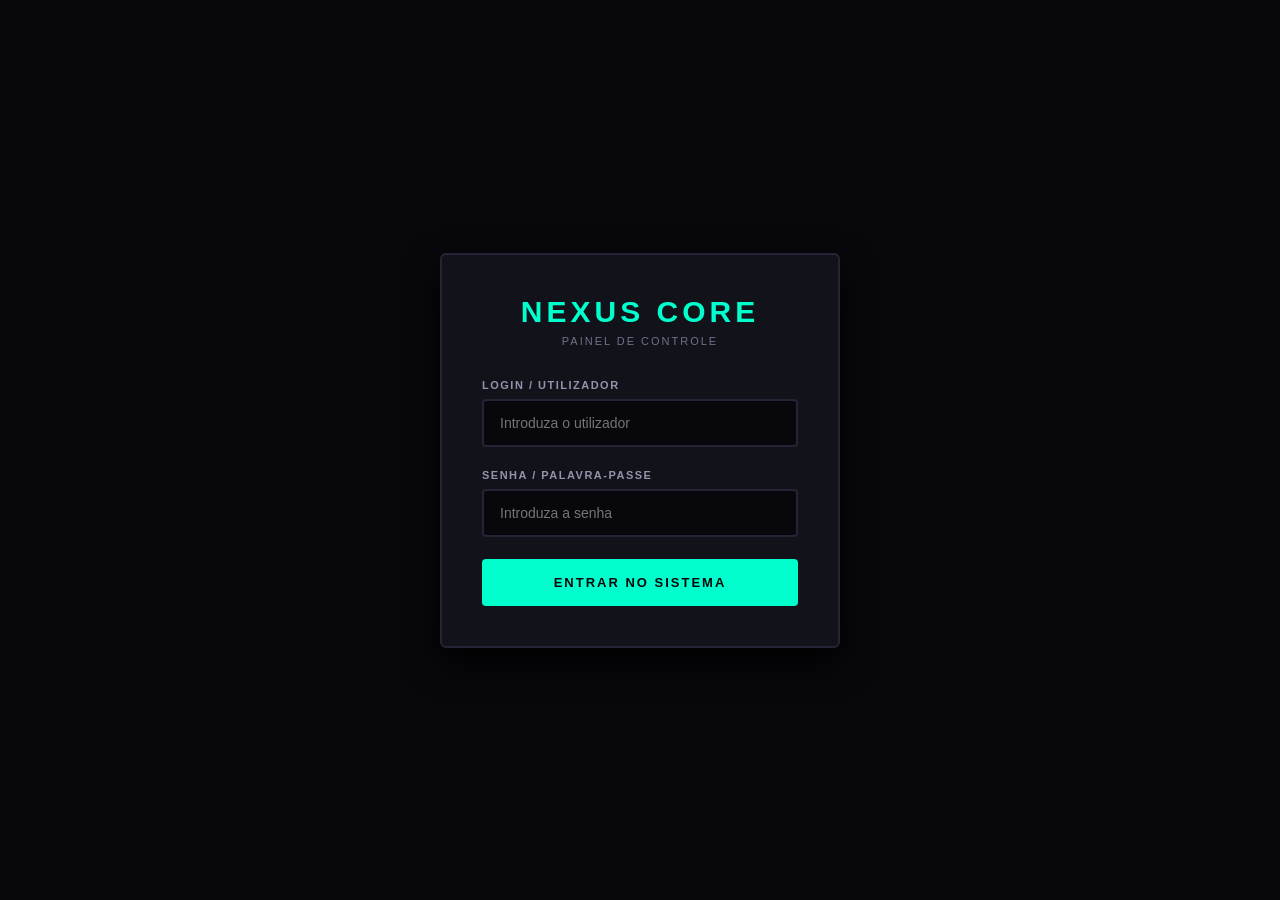
<file: Atividade10_FastSite/TelaLogin/index.html>
<!DOCTYPE html>
<html lang="pt-BR">
<head>
    <meta charset="UTF-8">
    <meta name="viewport" content="width=device-width, initial-scale=1.0">
    <title>Tela de login</title>
    <link rel="stylesheet" href="tela.css">
</head>
<body>

    <div id="loginScreen" class="login-card">
        <div class="product-name">NEXUS CORE</div>
        <div class="product-subtitle">Painel de Controle</div>

        <div id="errorMessage" class="error-message hidden">
            ⚠️ Senha preenchida errada ou utilizador inválido!
        </div>

        <form id="loginForm" action="/login" method="POST">
    <div class="form-group">
        <label for="username">Login / Utilizador</label>
        <input type="text" id="username" name="username" class="form-control" placeholder="Introduza o utilizador" required autocomplete="username">
    </div>

    <div class="form-group">
        <label for="password">Senha / Palavra-passe</label>
        <input type="password" id="password" name="password" class="form-control" placeholder="Introduza a senha" required autocomplete="current-password">
    </div>

    <button type="submit" id="submitBtn" class="btn-submit">Entrar no Sistema</button>
        </form>
    </div>

    <div id="sessionScreen" class="fullscreen-session hidden">
        <div class="session-overlay"></div>
        
        <div class="session-content">
            <h1 class="session-title">GUSTAVO CONSOLAÇÃO DOS SANTOS SILVA</h1>
            <p id="sessionUser" class="session-user"></p>
        </div>

        <button id="logoutBtn" class="logout-btn">Encerrar Sessão</button>
    </div>

    <script src="tela.js"></script>
</body>
</html>
</file>
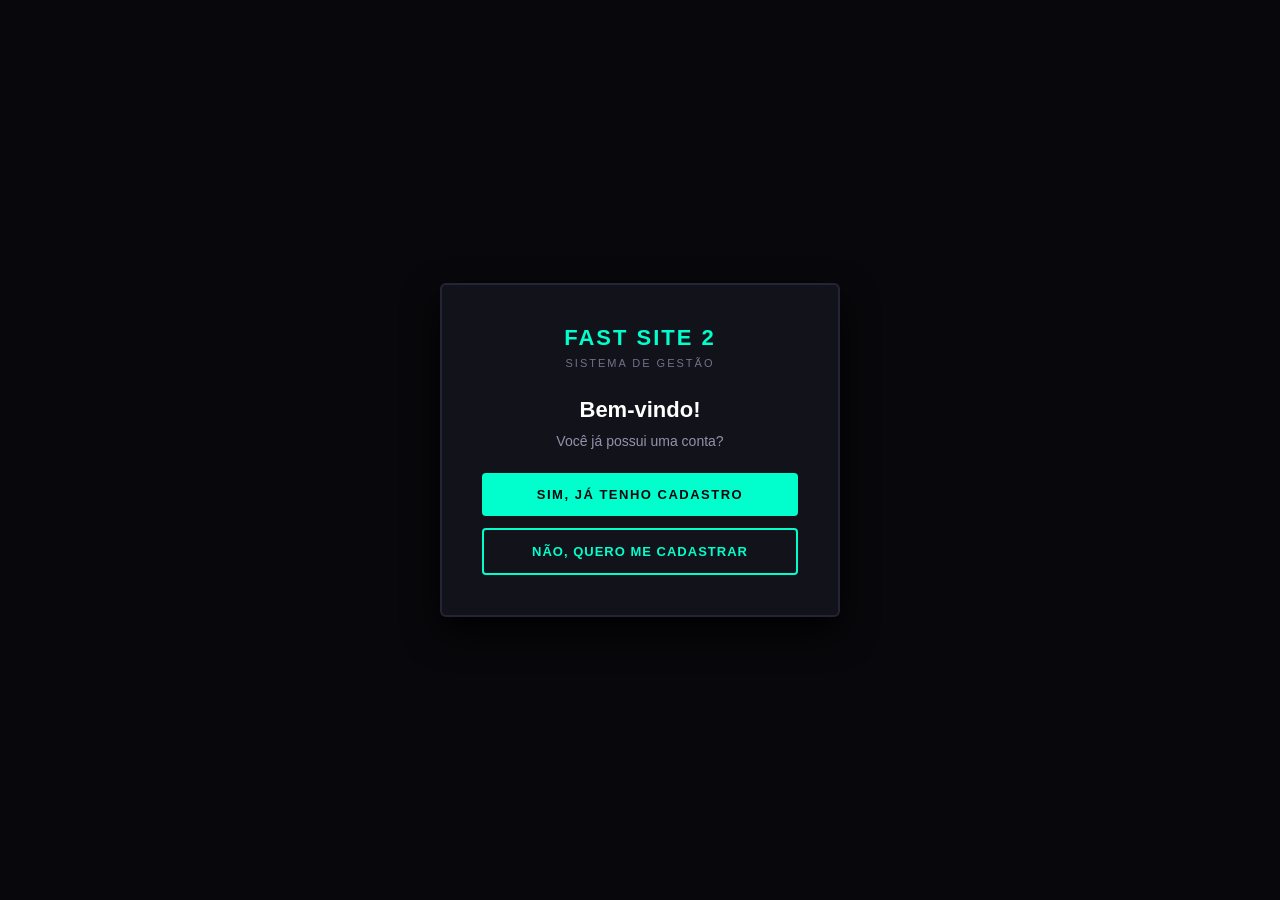
<file: Atividade11_FastSite2/TelaLogin/index.html>
<!DOCTYPE html>
<html lang="pt-BR">
<head>
    <meta charset="UTF-8">
    <meta name="viewport" content="width=device-width, initial-scale=1.0">
    <title>Fast Site 2 - Painel</title>
    <link rel="stylesheet" href="tela.css">
</head>
<body>
<div id="welcomeScreen" class="login-card">
    <div class="product-name">FAST SITE 2</div>
    <div class="product-subtitle">Sistema de Gestão</div>
    <h2 class="screen-title">Bem-vindo!</h2>
    <p class="screen-description">Você já possui uma conta?</p>
    <div class="choice-buttons">
        <button type="button" id="goLoginBtn" class="btn-submit">Sim, já tenho cadastro</button>
        <button type="button" id="goRegisterBtn" class="btn-secondary">Não, quero me cadastrar</button>
    </div>
</div>
<div id="loginScreen" class="login-card hidden">
    <div class="product-name">FAST SITE 2</div>
    <div class="product-subtitle">Acesse sua conta</div>
    <div id="errorMessage" class="error-message hidden"></div>
    <form id="loginForm">
        <div class="form-group">
            <label for="username">Login</label>
            <input type="text" id="username" class="form-control" placeholder="Digite seu login" required autocomplete="username">
        </div>
        <div class="form-group">
            <label for="password">Senha</label>
            <input type="password" id="password" class="form-control" placeholder="Digite sua senha" required autocomplete="current-password">
        </div>
        <button type="submit" id="submitBtn" class="btn-submit">Entrar no Sistema</button>
    </form>
    <button type="button" class="text-button" id="backFromLoginBtn">Voltar</button>
</div>
<div id="registerScreen" class="login-card hidden">
    <div class="product-name">FAST SITE 2</div>
    <div class="product-subtitle">Crie sua conta</div>
    <div id="registerErrorMessage" class="error-message hidden"></div>
    <div id="registerSuccessMessage" class="success-message hidden"></div>
    <form id="registerForm">
        <div class="form-group">
            <label for="registerName">Nome completo</label>
            <input type="text" id="registerName" class="form-control" placeholder="Seu nome e sobrenome" required autocomplete="name">
        </div>
        <div class="form-group">
            <label for="registerUsername">Login</label>
            <input type="text" id="registerUsername" class="form-control" placeholder="Escolha um login" required autocomplete="username">
        </div>
        <div class="form-group">
            <label for="registerPassword">Senha</label>
            <input type="password" id="registerPassword" class="form-control" placeholder="Crie uma senha (mínimo 6 caracteres)" required minlength="6" autocomplete="new-password">
        </div>
        <div class="form-group">
            <label for="registerPasswordConfirm">Confirme a senha</label>
            <input type="password" id="registerPasswordConfirm" class="form-control" placeholder="Digite a senha novamente" required minlength="6" autocomplete="new-password">
        </div>
        <button type="submit" id="registerSubmitBtn" class="btn-submit">Criar conta</button>
    </form>
    <button type="button" class="text-button" id="backFromRegisterBtn">Voltar</button>
</div>
<div id="sessionScreen" class="session-container hidden">
    <header class="session-header">
        <div>
            <p class="welcome-label">Bem-vindo(a),</p>
            <h2 id="loggedUserName">Usuário</h2>
        </div>
        <button id="logoutBtn" class="logout-btn">Encerrar Sessão</button>
    </header>
    <main class="dashboard-content">
        <div id="successMessage" class="success-message hidden">Cadastro realizado com sucesso!</div>
        <section class="card-section">
            <h3>Novo Cadastro de Cliente</h3>
            <form id="cadastroForm" class="grid-form">
                <div class="form-group">
                    <label for="cadNome">Nome</label>
                    <input type="text" id="cadNome" class="form-control" placeholder="Nome completo" required>
                </div>
                <div class="form-group">
                    <label for="cadEndereco">Endereço</label>
                    <input type="text" id="cadEndereco" class="form-control" placeholder="Rua, avenida..." required>
                </div>
                <div class="form-group">
                    <label for="cadCep">CEP</label>
                    <input type="text" id="cadCep" class="form-control" placeholder="00000-000" required>
                </div>
                <div class="form-group">
                    <label for="cadNumero">Número</label>
                    <input type="text" id="cadNumero" class="form-control" placeholder="Número" required>
                </div>
                <div class="form-group">
                    <label for="cadTelefone">Telefone</label>
                    <input type="text" id="cadTelefone" class="form-control" placeholder="(00) 00000-0000" required>
                </div>
                <div class="form-group full-width">
                    <label for="cadObservacao">Observação</label>
                    <textarea id="cadObservacao" class="form-control" rows="3" placeholder="Observações adicionais..."></textarea>
                </div>
                <button type="submit" class="btn-submit full-width">Salvar Cadastro</button>
            </form>
        </section>
        <section class="card-section">
            <h3>Consultar Cadastro Individual</h3>
            <div class="search-box">
                <input type="number" id="searchId" class="form-control" placeholder="Digite o ID do cadastro (ex.: 1)" min="1">
                <button type="button" id="btnBuscar" class="btn-submit search-btn">Buscar</button>
            </div>
            <div id="resultadoBusca" class="result-card hidden">
                <p><strong>ID:</strong> <span id="resId"></span></p>
                <p><strong>Nome:</strong> <span id="resNome"></span></p>
                <p><strong>Endereço:</strong> <span id="resEndereco"></span></p>
                <p><strong>CEP:</strong> <span id="resCep"></span></p>
                <p><strong>Número:</strong> <span id="resNumero"></span></p>
                <p><strong>Telefone:</strong> <span id="resTelefone"></span></p>
                <p><strong>Observação:</strong> <span id="resObservacao"></span></p>
            </div>
        </section>
    </main>
</div>

<script src="tela.js"></script>
</body>
</html>
</file>
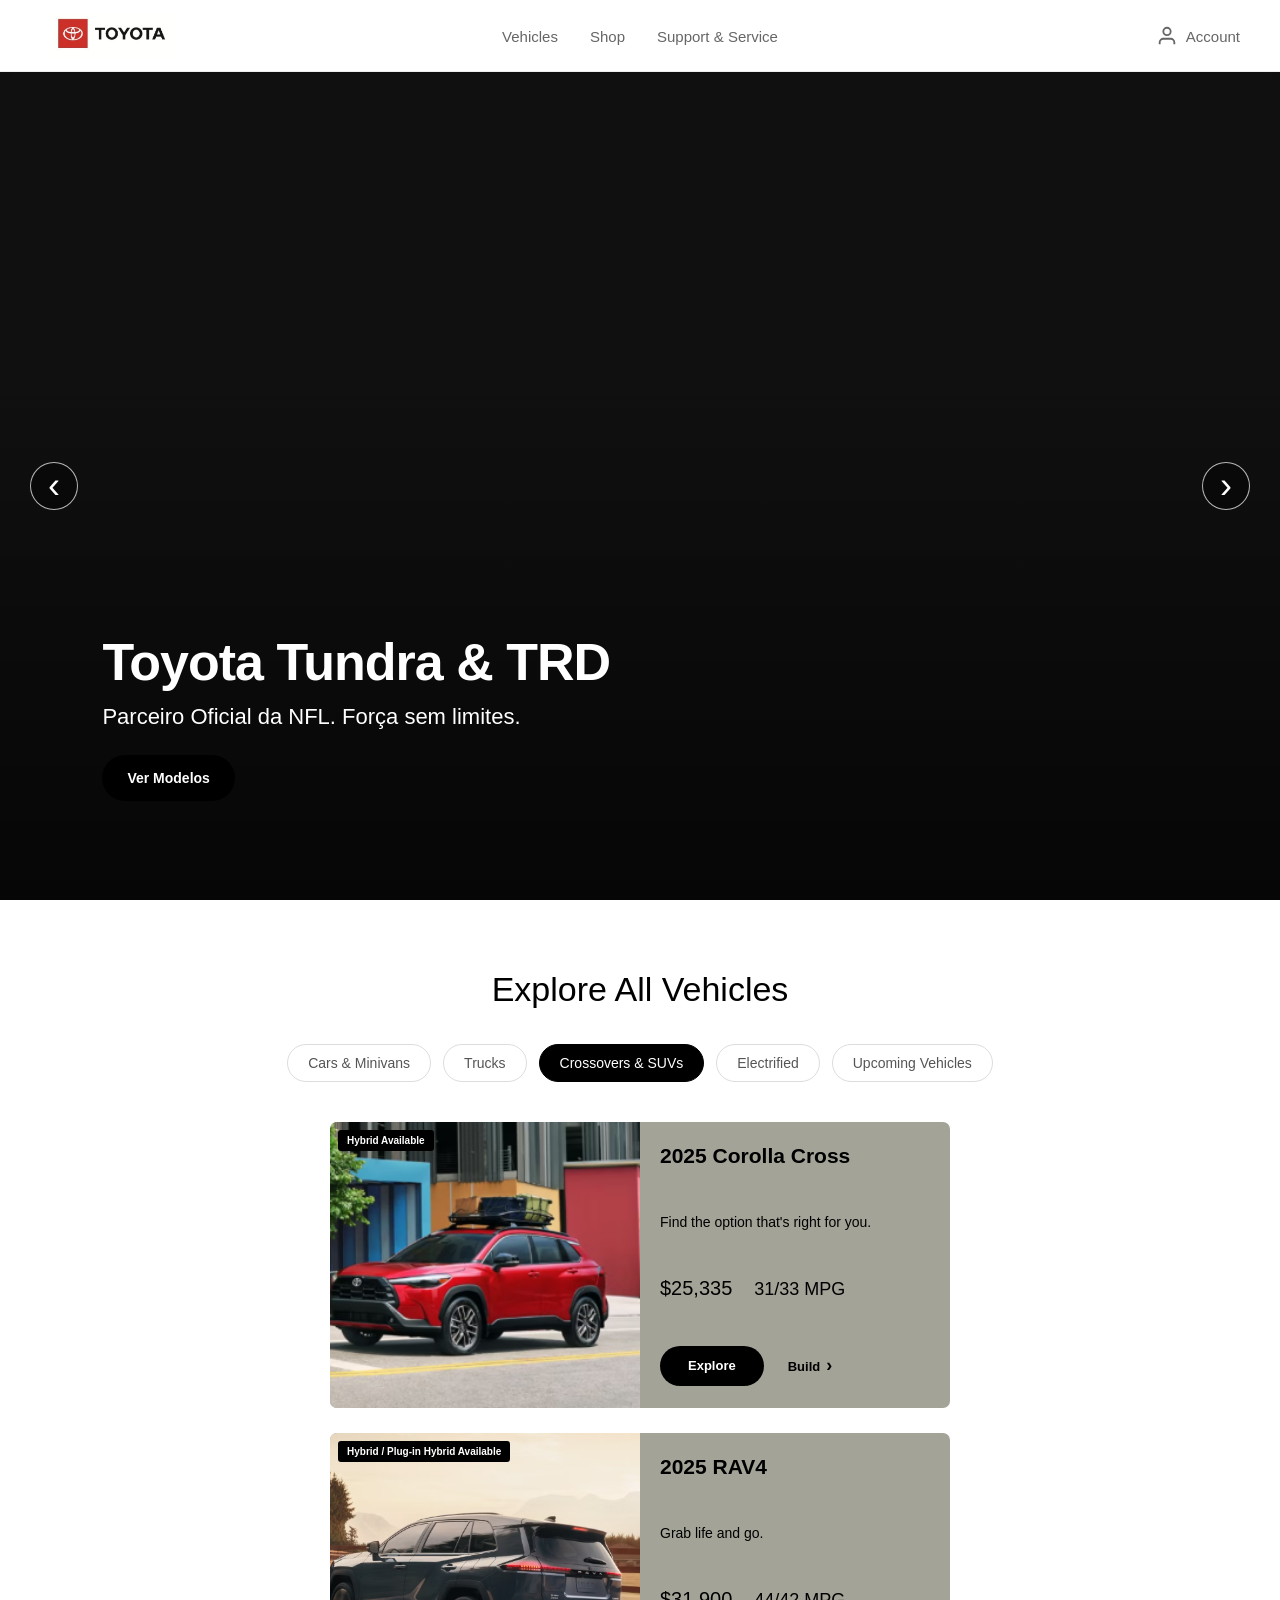
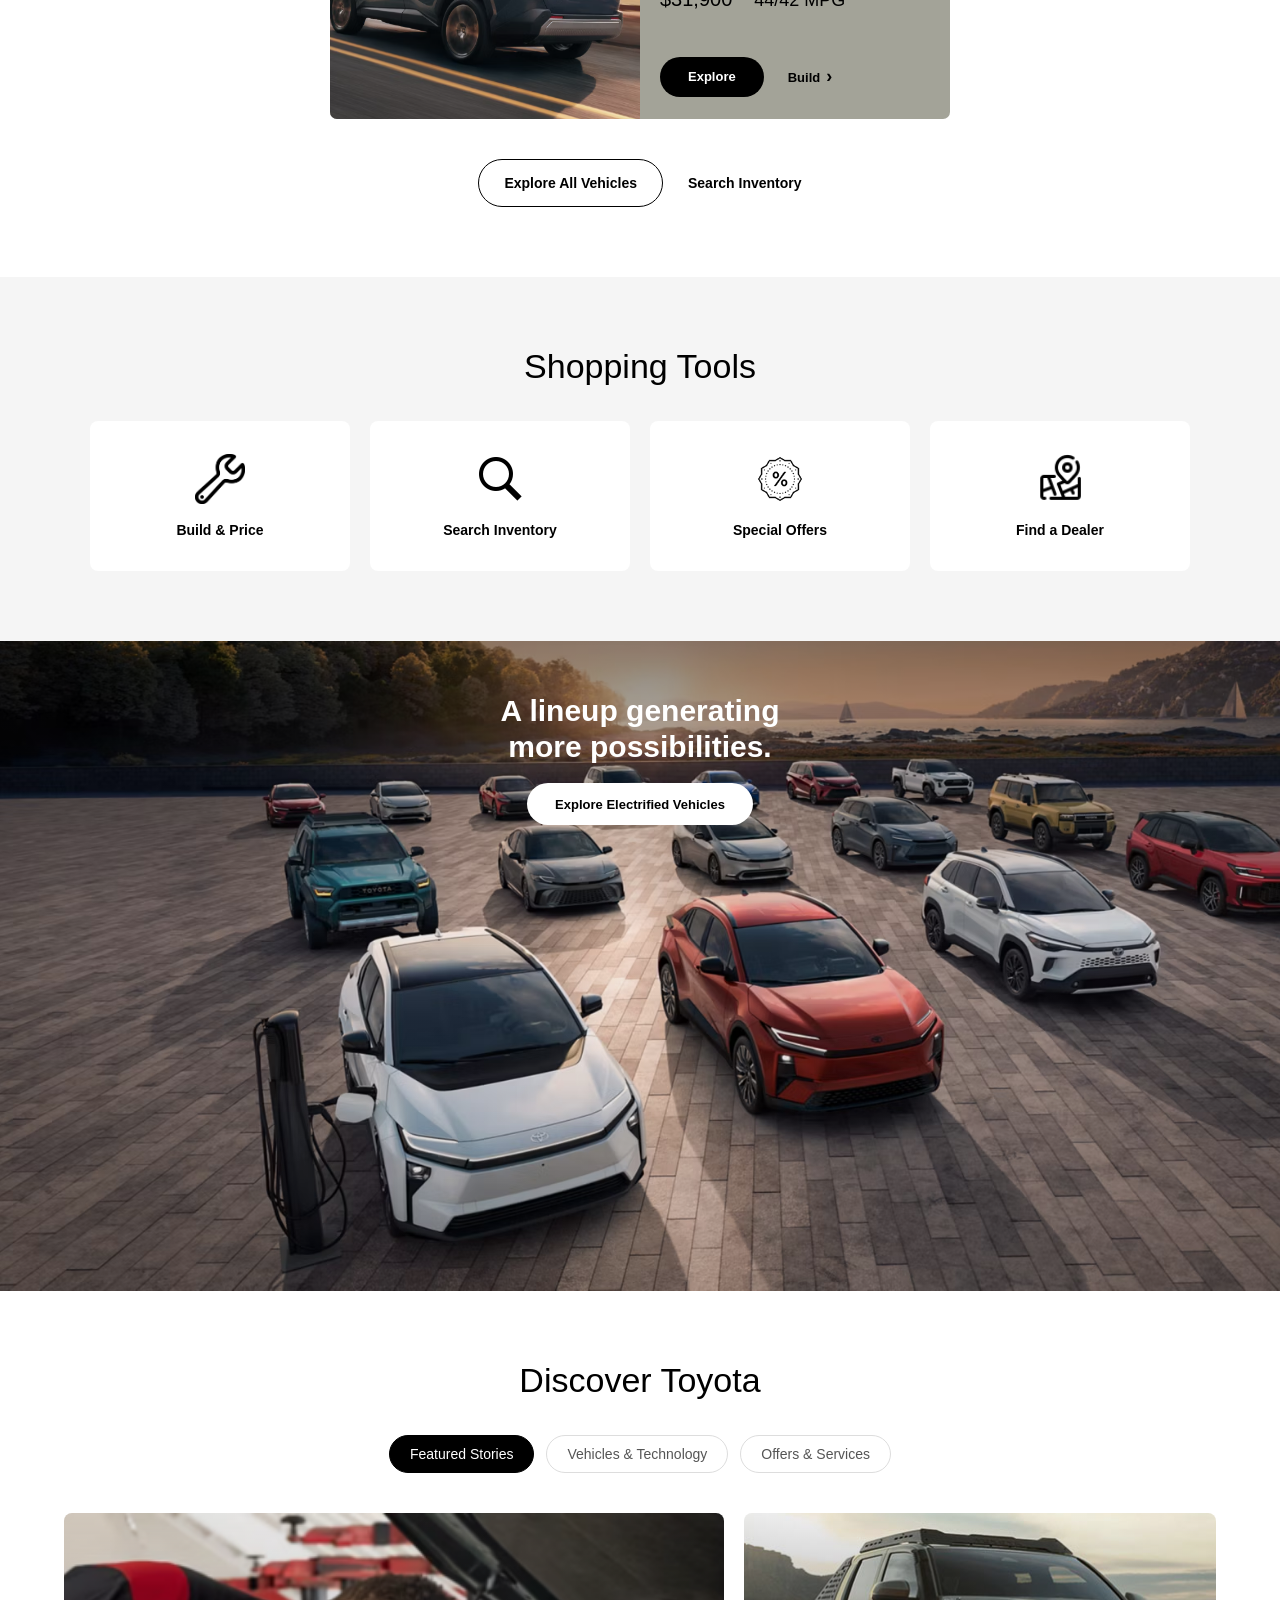
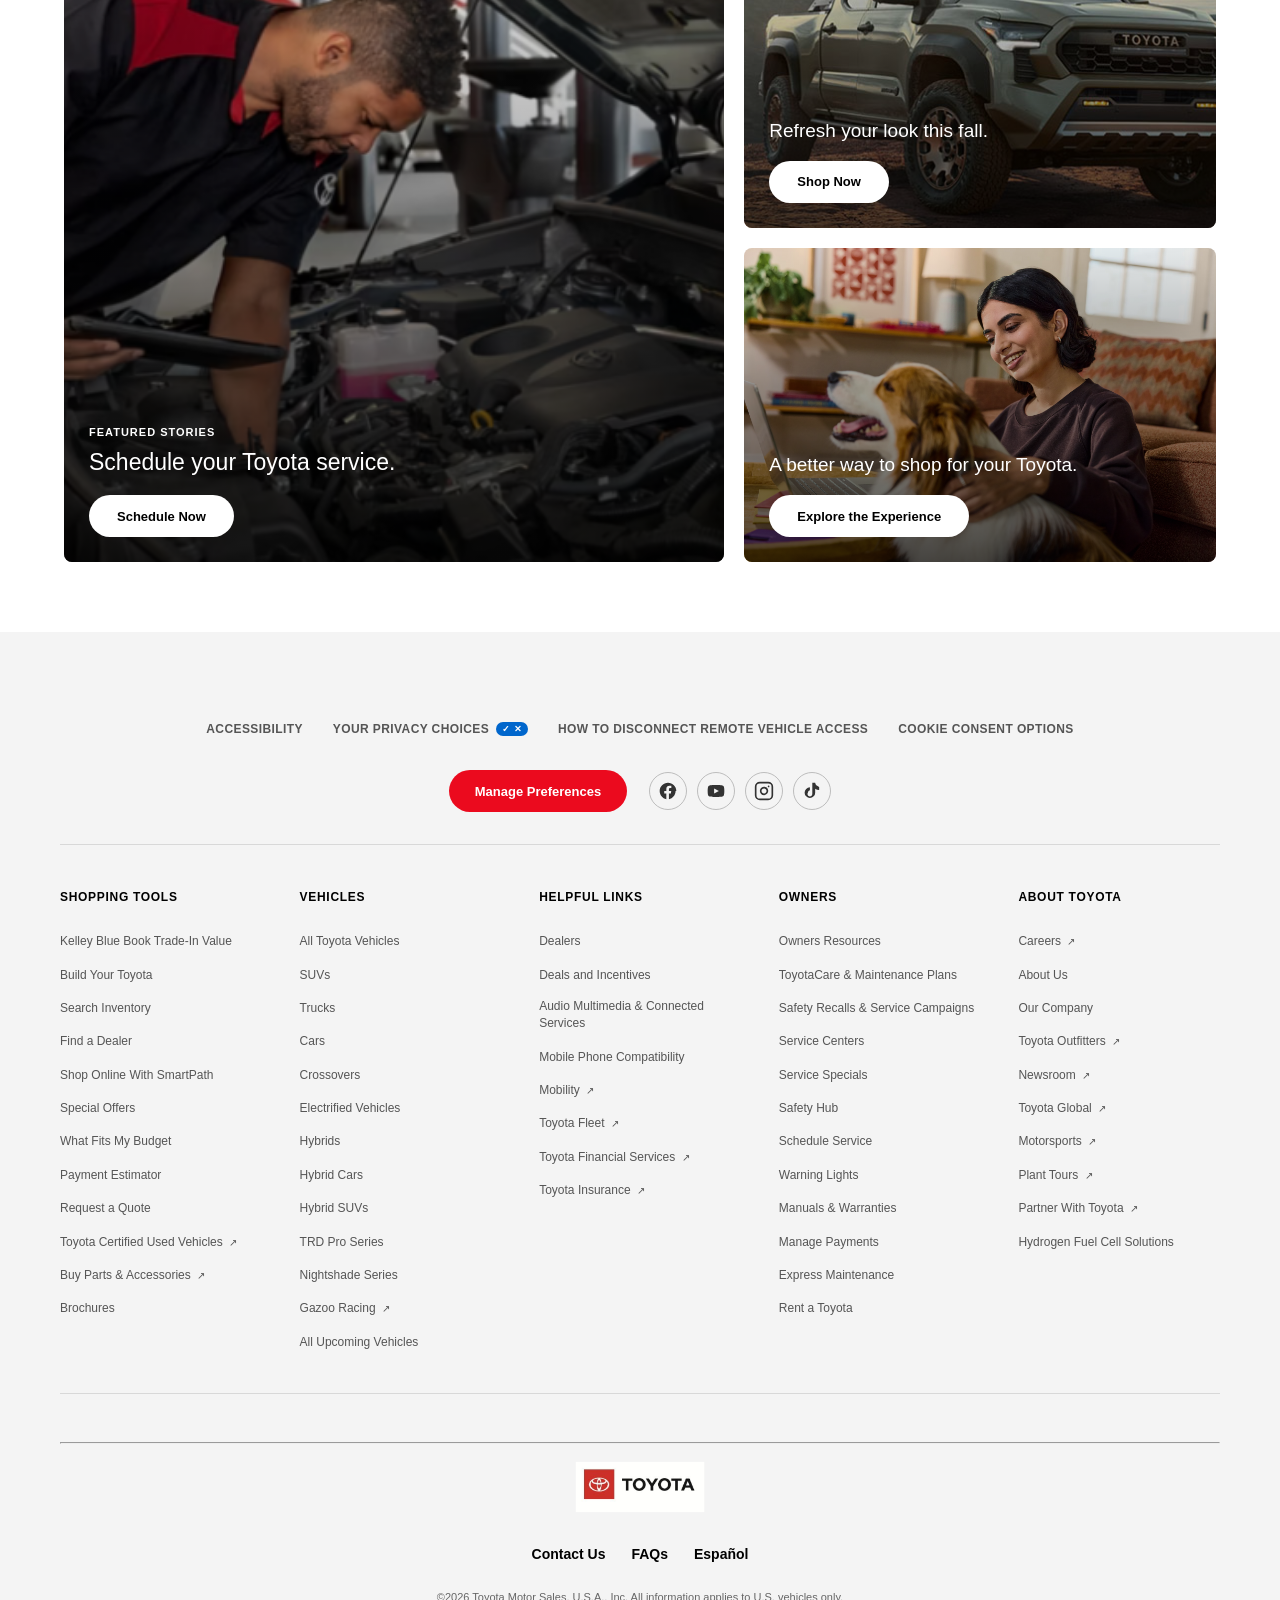
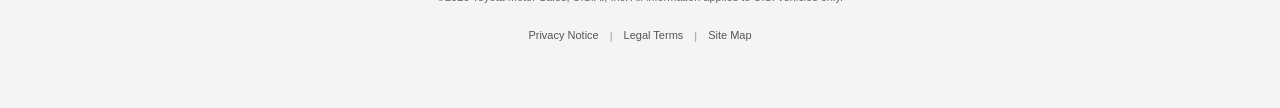
<file: Atividade8_EngenhariaReversa_Fase1/SiteToyota/index.html>
<!DOCTYPE html>
<html lang="pt-BR">
<head>
    <meta charset="UTF-8">
    <meta name="viewport" content="width=device-width, initial-scale=1.0">
    <link rel="stylesheet" href="style.css">
    <link rel="stylesheet"
        href="style.css">
    <title>Toyota</title>
</head>

<body>

<header class="menu">
    <nav>
        <div class="logo-container">
            <img src="imagens/toyotaredlogo.png" alt="Toyota Logo" id="imgLogo">
        </div>

        <ul class="menu-navegacao">
            <li>
                <a href="javascript:void(0);" id="vehiclesBtn">
                    Vehicles
                </a>
            </li>

            <li>
                <a href="#Shop" id="shopBtn">
                    Shop
                </a>
            </li>

            <li>
                <a href="#Support-Service" id="supportBtn">
                    Support & Service
                </a>
            </li>
        </ul>

        <div class="account-container">
            <button class="account-trigger" id="accountBtn">
                <svg width="22" height="22" viewBox="0 0 24 24" fill="none"
                    stroke="currentColor" stroke-width="2">
                    <circle cx="12" cy="7" r="4"></circle>
                    <path d="M20 21v-2a4 4 0 0 0-4-4H8a4 4 0 0 0-4 4v2"></path>
                </svg>

                <span>Account</span>
            </button>

            <div class="toyota-card-modal" id="accountModal">
                <h2 class="card-title">
                    Personalize Your Toyota Experience
                </h2>

                <p class="card-subtitle">
                    Create an account or sign in to access all the tools
                    for your Toyota in one place.
                </p>

                <button class="cta-button">
                    Create Account Or Sign In
                </button>

                <div class="menu-list">

                    <div class="menu-item open">
                        <div class="menu-header">
                            <div class="menu-title-group">
                                <svg width="20" height="20" viewBox="0 0 24 24"
                                    fill="none" stroke="currentColor"
                                    stroke-width="1.8">
                                    <path d="M18 8A6 6 0 0 0 6 8c0 7-3 9-3 9h18s-3-2-3-9"></path>
                                    <path d="M13.73 21a2 2 0 0 1-3.46 0"></path>
                                </svg>

                                <span>Notifications</span>
                            </div>
                        </div>

                        <p class="menu-content">
                            You currently have no notifications.
                        </p>
                    </div>

                    <div class="menu-item">
                        <div class="menu-header">
                            <div class="menu-title-group">
                                <svg width="20" height="20" viewBox="0 0 24 24"
                                    fill="none" stroke="currentColor"
                                    stroke-width="1.8">
                                    <circle cx="12" cy="12" r="9"></circle>
                                    <path d="M12 8v4l3 3"></path>
                                </svg>

                                <span>My Saves</span>
                            </div>
                        </div>
                    </div>

                    <div class="menu-item">
                        <div class="menu-header">
                            <div class="menu-title-group">
                                <svg width="20" height="20" viewBox="0 0 24 24"
                                    fill="none" stroke="currentColor"
                                    stroke-width="1.8">
                                    <circle cx="12" cy="12" r="3"></circle>
                                    <path d="M19.4 15a1.65 1.65 0 0 0 .33 1.82l.06.06a2 2 0 0 1 0 2.83 2 2 0 0 1-2.83 0l-.06-.06a1.65 1.65 0 0 0-1.82-.33 1.65 1.65 0 0 0-1 1.51V21a2 2 0 0 1-2 2 2 2 0 0 1-2-2v-.09A1.65 1.65 0 0 0 9 19.4a1.65 1.65 0 0 0-1.82.33l-.06.06a2 2 0 0 1-2.83 0 2 2 0 0 1 0-2.83l.06-.06a1.65 1.65 0 0 0 .33-1.82 1.65 1.65 0 0 0-1.51-1H3a2 2 0 0 1-2-2 2 2 0 0 1 2-2h.09A1.65 1.65 0 0 0 4.6 9a1.65 1.65 0 0 0-.33-1.82l-.06-.06a2 2 0 0 1 0-2.83 2 2 0 0 1 2.83 0l.06.06a1.65 1.65 0 0 0 1.82.33H9a1.65 1.65 0 0 0 1-1.51V3a2 2 0 0 1 2-2 2 2 0 0 1 2 2v.09a1.65 1.65 0 0 0 1 1.51 1.65 1.65 0 0 0 1.82-.33l.06-.06a2 2 0 0 1 2.83 0 2 2 0 0 1 0 2.83l-.06.06a1.65 1.65 0 0 0-.33 1.82V9a1.65 1.65 0 0 0 1.51 1H21a2 2 0 0 1 2 2 2 2 0 0 1-2 2h-.09a1.65 1.65 0 0 0-1.51 1z"></path>
                                </svg>

                                <span>Settings</span>
                            </div>
                        </div>
                    </div>

                </div>
            </div>
        </div>
    </nav>

    <div class="mega-menu" id="megaMenuShop">
        <div class="mega-menu-container">

            <div class="mega-col">
                <h3 class="mega-title">SHOPPING TOOLS</h3>

                <ul>
                    <li><a href="#Shop">View Special Offers</a></li>
                    <li><a href="#Shop">Build & Price</a></li>
                    <li><a href="#Shop">Compare Vehicles</a></li>
                    <li><a href="#Shop">Electrified</a></li>
                    <li><a href="#Shop">Find a Dealer</a></li>
                </ul>
            </div>

            <div class="mega-col">
                <h3 class="mega-title">INVENTORY & FINANCE</h3>

                <ul>
                    <li><a href="#Shop">Search Inventory</a></li>
                    <li><a href="#Shop">Shop Online with SmartPath</a></li>
                    <li><a href="#Shop">Vehicle Brochures</a></li>
                    <li><a href="#Shop">Toyota Certified Used Vehicles</a></li>
                    <li><a href="#Shop">Buy Parts & Accessories</a></li>
                    <li><a href="#Shop">Manage Payments</a></li>
                </ul>
            </div>

            <div class="mega-col mega-account-card">
                <h3 class="mega-title">MY TOYOTA</h3>

                <h2>Build Your Toyota</h2>

                <p>
                    Customize your Toyota with colors,
                    options and accessories to suit your lifestyle.
                </p>

                <button class="mega-btn-black">
                    Build Now
                </button>
            </div>

        </div>
    </div>

    <div class="mega-menu" id="megaMenuSupport">
        <div class="mega-menu-container">

            <div class="mega-col">
                <h3 class="mega-title">
                    LEARN ABOUT YOUR TOYOTA
                </h3>

                <ul>
                    <li><a href="#Support-Service">Owners Resources</a></li>
                    <li><a href="#Support-Service">My Vehicles Dashboard</a></li>
                    <li><a href="#Support-Service">Warning Lights</a></li>
                    <li><a href="#Support-Service">Manuals & Warranties</a></li>
                    <li><a href="#Support-Service">Manage Subscriptions</a></li>
                    <li><a href="#Support-Service">Vehicle Specs</a></li>
                </ul>
            </div>

            <div class="mega-col">
                <h3 class="mega-title">
                    MAINTAIN YOUR TOYOTA
                </h3>

                <ul>
                    <li><a href="#Support-Service">Schedule Service</a></li>
                    <li><a href="#Support-Service">Service Specials</a></li>
                    <li><a href="#Support-Service">Service History</a></li>
                    <li><a href="#Support-Service">Certified Collision Centers</a></li>
                    <li><a href="#Support-Service">Recalls & Service Campaigns</a></li>
                    <li><a href="#Support-Service">Genuine Parts</a></li>
                </ul>
            </div>

            <div class="mega-col mega-account-card">
                <h3 class="mega-title">MY TOYOTA</h3>

                <h2>
                    Personalize Your Toyota Experience
                </h2>

                <p>
                    Create an account or sign in to access
                    all the tools for your Toyota in one place.
                </p>

                <button class="mega-btn-black">
                    Create Account Or Sign In
                </button>
            </div>

        </div>
    </div>
</header>


<section class="hero-section">

    <div class="hero-slides-container">

        <div class="hero-slide active">
            <video class="hero-bg" autoplay muted loop playsinline preload="auto">
                <source src="imagens/TYSB1698000H.mp4" type="video/mp4">
            </video>

            <div class="hero-content">
                <h1>Toyota Tundra &amp; TRD</h1>
                <p>Parceiro Oficial da NFL. Força sem limites.</p>
                <button class="btn-primary">Ver Modelos</button>
            </div>
        </div>

        <div class="hero-slide">
            <img src="imagens/LND_MY24_0018_V002.avif"
                alt="Toyota Land Cruiser"
                class="hero-bg">

            <div class="hero-content">
                <h1>Land Cruiser 2024</h1>
                <p>A lenda do todo-o-terreno reinventada.</p>
                <button class="btn-primary">Explorar</button>
            </div>
        </div>

        <div class="hero-slide">
            <img src="imagens/COH_MY27_0020_V001.avif"
                alt="Toyota Corolla Lineup"
                class="hero-bg">

            <div class="hero-content">
                <h1>Corolla Heritage</h1>
                <p>Do passado ao presente, a inovação continua.</p>
                <button class="btn-primary">Descobrir Mais</button>
            </div>
        </div>

        <div class="hero-slide">
            <img src="imagens/mp1.webp"
                alt="Toyota Crown 2027"
                class="hero-bg">

            <div class="hero-content">
                <h1>Toyota Crown 2027</h1>
                <p>Potência. Precisão. Prestígio.</p>
                <button class="btn-primary">Saber Mais</button>
            </div>
        </div>

        <div class="hero-slide">
            <img src="imagens/CHB_MY27_0001_V001.avif"
                alt="Toyota Corolla Hatchback"
                class="hero-bg">

            <div class="hero-content">
                <h1>Corolla Hatchback 2027</h1>
                <p>Design desportivo e dinâmica urbana.</p>
                <button class="btn-primary">Saber Mais</button>
            </div>
        </div>

    </div>

    <button class="hero-arrow prev" id="prevSlide" aria-label="Anterior">
        ‹
    </button>

    <button class="hero-arrow next" id="nextSlide" aria-label="Próximo">
        ›
    </button>

    <div class="hero-dots" id="heroDots" aria-label="Navegação dos slides"></div>

</section>


<section class="explore-section sec-padding" id="Vehicles">

    <h2>Explore All Vehicles</h2>

    <ul class="tabs">
        <li>Cars & Minivans</li>
        <li>Trucks</li>
        <li class="active">Crossovers & SUVs</li>
        <li>Electrified</li>
        <li>Upcoming Vehicles</li>
    </ul>

    <div class="car-cards-container">

        <div class="car-card">
            <img src="imagens/mp2.png" alt="Corolla Cross">

            <div class="car-info">
                <span class="badge">Hybrid Available</span>

                <h3>2025 Corolla Cross</h3>

                <p>Find the option that's right for you.</p>

                <div class="price-row">
                    <span class="price">$25,335</span>
                    <span class="mpg">31/33 MPG</span>
                </div>

                <div class="card-actions">
                    <button class="btn-primary">Explore</button>
                    <a href="#">Build</a>
                </div>
            </div>
        </div>


        <div class="car-card">
            <img src="imagens/mp3.png" alt="RAV4">

            <div class="car-info">
                <span class="badge">
                    Hybrid / Plug-in Hybrid Available
                </span>

                <h3>2025 RAV4</h3>

                <p>Grab life and go.</p>

                <div class="price-row">
                    <span class="price">$31,900</span>
                    <span class="mpg">44/42 MPG</span>
                </div>

                <div class="card-actions">
                    <button class="btn-primary">Explore</button>
                    <a href="#">Build</a>
                </div>
            </div>
        </div>

    </div>

    <div class="explore-footer">
        <button class="btn-outline">
            Explore All Vehicles
        </button>

        <a href="#">
            Search Inventory
        </a>
    </div>

</section>


<section class="tools-section sec-padding bg-light" id="Shop">

    <h2>Shopping Tools</h2>

    <div class="tools-grid">

        <div class="tool-card">
            <img src="imagens/mp4.png" alt="Build and Price">
            <span>Build & Price</span>
        </div>

        <div class="tool-card">
            <img src="imagens/mp5.png" alt="Search Inventory">
            <span>Search Inventory</span>
        </div>

        <div class="tool-card">
            <img src="imagens/mp6.png" alt="Special Offers">
            <span>Special Offers</span>
        </div>

        <div class="tool-card">
            <img src="imagens/mp7.png" alt="Find a Dealer">
            <span>Find a Dealer</span>
        </div>

    </div>

</section>


<section class="ev-banner">

    <img src="imagens/mp8.avif"
        alt="Electrified Toyota Vehicles"
        class="ev-bg">

    <div class="ev-content">
        <h2>
            A lineup generating<br>
            more possibilities.
        </h2>

        <button class="btn-primary-white">
            Explore Electrified Vehicles
        </button>
    </div>

</section>


<section class="discover-section sec-padding" id="Support-Service">

    <h2>Discover Toyota</h2>

    <ul class="tabs">
        <li class="active">Featured Stories</li>
        <li>Vehicles & Technology</li>
        <li>Offers & Services</li>
    </ul>

    <div class="discover-grid">

        <div class="discover-card large">

            <img src="imagens/mp9.png"
                alt="Toyota Service">

            <div class="discover-info">

                <span>FEATURED STORIES</span>

                <h3>
                    Schedule your Toyota service.
                </h3>

                <button class="btn-primary-white">
                    Schedule Now
                </button>

            </div>
        </div>


        <div class="discover-small-grid">

            <div class="discover-card small">

                <img src="imagens/mp10.jpg"
                    alt="Toyota Accessories">

                <div class="discover-info">

                    <h3>
                        Refresh your look this fall.
                    </h3>

                    <button class="btn-primary-white">
                        Shop Now
                    </button>

                </div>
            </div>


            <div class="discover-card small">

                <img src="imagens/mp11.avif"
                    alt="Toyota SmartPath">

                <div class="discover-info">

                    <h3>
                        A better way to shop for your Toyota.
                    </h3>

                    <button class="btn-primary-white">
                        Explore the Experience
                    </button>

                </div>
            </div>

        </div>

    </div>

</section>


<footer class="toyota-footer">

    <div class="footer-container">

        <div class="footer-top-bar">

            <div class="footer-top-links">

                <a href="#">Accessibility</a>

                <a href="#" class="privacy-choices">
                    YOUR PRIVACY CHOICES

                    <span class="privacy-toggle">
                        <span>✓</span>
                        <span>✕</span>
                    </span>
                </a>

                <a href="#">
                    HOW TO DISCONNECT REMOTE VEHICLE ACCESS
                </a>

                <a href="#">
                    Cookie Consent Options
                </a>

            </div>

            <div class="footer-top-bottom-row">

                <button class="btn-manage-preferences">
                    Manage Preferences
                </button>

                <div class="social-icons">

                    <a href="#" class="social-icon" aria-label="Facebook">
                        <svg width="20" height="20" viewBox="0 0 24 24" fill="currentColor">
                            <path d="M22 12c0-5.52-4.48-10-10-10S2 6.48 2 12c0 4.84 3.44 8.87 8 9.8V15H7.5v-3H10V9.5C10 7.01 11.49 5.6 13.77 5.6c1.09 0 2.23.2 2.23.2v2.45h-1.26c-1.24 0-1.63.77-1.63 1.56V12h2.77l-.44 3h-2.33v6.8c4.56-.93 8-4.96 8-9.8z"/>
                        </svg>
                    </a>

                    <a href="#" class="social-icon" aria-label="YouTube">
                        <svg width="20" height="20" viewBox="0 0 24 24" fill="currentColor">
                            <path d="M21.58 7.19a2.71 2.71 0 0 0-1.9-1.9C18 4.75 12 4.75 12 4.75s-6 0-7.68.54a2.71 2.71 0 0 0-1.9 1.9C2 8.88 2 12 2 12s0 3.12.42 4.81a2.71 2.71 0 0 0 1.9 1.9c1.68.54 7.68.54 7.68.54s6 0 7.68-.54a2.71 2.71 0 0 0 1.9-1.9C22 15.12 22 12 22 12s0-3.12-.42-4.81zM9.75 15.02V8.98L15.5 12l-5.75 3.02z"/>
                        </svg>
                    </a>

                    <a href="#" class="social-icon" aria-label="Instagram">
                        <svg width="20" height="20" viewBox="0 0 24 24"
                            fill="none" stroke="currentColor"
                            stroke-width="2" stroke-linecap="round"
                            stroke-linejoin="round">
                            <rect x="2" y="2" width="20" height="20" rx="5" ry="5"></rect>
                            <path d="M16 11.37A4 4 0 1 1 12.63 8 4 4 0 0 1 16 11.37z"></path>
                            <line x1="17.5" y1="6.5" x2="17.51" y2="6.5"></line>
                        </svg>
                    </a>

                    <a href="#" class="social-icon" aria-label="TikTok">
                        <svg width="20" height="20" viewBox="0 0 24 24" fill="currentColor">
                            <path d="M19.59 6.69a4.83 4.83 0 0 1-3.77-4.25V2h-3.45v13.67a2.89 2.89 0 1 1-5.2-1.74 2.89 2.89 0 0 1 2.31-2.83V7.62a6.34 6.34 0 1 0 6.34 6.34V9.28a8.28 8.28 0 0 0 4.77 1.41V7.24a4.8 4.8 0 0 1-1-.55z"/>
                        </svg>
                    </a>

                </div>

            </div>

        </div>


        <div class="footer-columns">

            <div class="footer-column">
                <h3>SHOPPING TOOLS</h3>

                <ul>
                    <li><a href="#">Kelley Blue Book Trade-In Value</a></li>
                    <li><a href="#">Build Your Toyota</a></li>
                    <li><a href="#">Search Inventory</a></li>
                    <li><a href="#">Find a Dealer</a></li>
                    <li><a href="#">Shop Online With SmartPath</a></li>
                    <li><a href="#">Special Offers</a></li>
                    <li><a href="#">What Fits My Budget</a></li>
                    <li><a href="#">Payment Estimator</a></li>
                    <li><a href="#">Request a Quote</a></li>
                    <li><a href="#">Toyota Certified Used Vehicles <span class="external-icon">↗</span></a></li>
                    <li><a href="#">Buy Parts & Accessories <span class="external-icon">↗</span></a></li>
                    <li><a href="#">Brochures</a></li>
                </ul>
            </div>


            <div class="footer-column">
                <h3>VEHICLES</h3>

                <ul>
                    <li><a href="#">All Toyota Vehicles</a></li>
                    <li><a href="#">SUVs</a></li>
                    <li><a href="#">Trucks</a></li>
                    <li><a href="#">Cars</a></li>
                    <li><a href="#">Crossovers</a></li>
                    <li><a href="#">Electrified Vehicles</a></li>
                    <li><a href="#">Hybrids</a></li>
                    <li><a href="#">Hybrid Cars</a></li>
                    <li><a href="#">Hybrid SUVs</a></li>
                    <li><a href="#">TRD Pro Series</a></li>
                    <li><a href="#">Nightshade Series</a></li>
                    <li><a href="#">Gazoo Racing <span class="external-icon">↗</span></a></li>
                    <li><a href="#">All Upcoming Vehicles</a></li>
                </ul>
            </div>


            <div class="footer-column">
                <h3>HELPFUL LINKS</h3>

                <ul>
                    <li><a href="#">Dealers</a></li>
                    <li><a href="#">Deals and Incentives</a></li>
                    <li><a href="#">Audio Multimedia & Connected Services</a></li>
                    <li><a href="#">Mobile Phone Compatibility</a></li>
                    <li><a href="#">Mobility <span class="external-icon">↗</span></a></li>
                    <li><a href="#">Toyota Fleet <span class="external-icon">↗</span></a></li>
                    <li><a href="#">Toyota Financial Services <span class="external-icon">↗</span></a></li>
                    <li><a href="#">Toyota Insurance <span class="external-icon">↗</span></a></li>
                </ul>
            </div>


            <div class="footer-column">
                <h3>OWNERS</h3>

                <ul>
                    <li><a href="#">Owners Resources</a></li>
                    <li><a href="#">ToyotaCare & Maintenance Plans</a></li>
                    <li><a href="#">Safety Recalls & Service Campaigns</a></li>
                    <li><a href="#">Service Centers</a></li>
                    <li><a href="#">Service Specials</a></li>
                    <li><a href="#">Safety Hub</a></li>
                    <li><a href="#">Schedule Service</a></li>
                    <li><a href="#">Warning Lights</a></li>
                    <li><a href="#">Manuals & Warranties</a></li>
                    <li><a href="#">Manage Payments</a></li>
                    <li><a href="#">Express Maintenance</a></li>
                    <li><a href="#">Rent a Toyota</a></li>
                </ul>
            </div>


            <div class="footer-column">
                <h3>ABOUT TOYOTA</h3>

                <ul>
                    <li><a href="#">Careers <span class="external-icon">↗</span></a></li>
                    <li><a href="#">About Us</a></li>
                    <li><a href="#">Our Company</a></li>
                    <li><a href="#">Toyota Outfitters <span class="external-icon">↗</span></a></li>
                    <li><a href="#">Newsroom <span class="external-icon">↗</span></a></li>
                    <li><a href="#">Toyota Global <span class="external-icon">↗</span></a></li>
                    <li><a href="#">Motorsports <span class="external-icon">↗</span></a></li>
                    <li><a href="#">Plant Tours <span class="external-icon">↗</span></a></li>
                    <li><a href="#">Partner With Toyota <span class="external-icon">↗</span></a></li>
                    <li><a href="#">Hydrogen Fuel Cell Solutions</a></li>
                </ul>
            </div>

        </div>


        <hr class="footer-divider">


        <div class="footer-bottom">

            <div class="footer-logo">
                <img src="imagens/toyotaredlogo.png" alt="Toyota Logo">
            </div>

            <div class="footer-bottom-main-links">
                <a href="#">Contact Us</a>
                <a href="#">FAQs</a>
                <a href="#">Español</a>
            </div>

            <p class="footer-copyright">
                ©2026 Toyota Motor Sales, U.S.A., Inc.
                All information applies to U.S. vehicles only.
            </p>

            <div class="footer-legal-links">
                <a href="#">Privacy Notice</a>
                <span class="separator">|</span>
                <a href="#">Legal Terms</a>
                <span class="separator">|</span>
                <a href="#">Site Map</a>
            </div>

        </div>

    </div>

</footer>


<script src="script.js"></script>

</body>
</html>
</file>
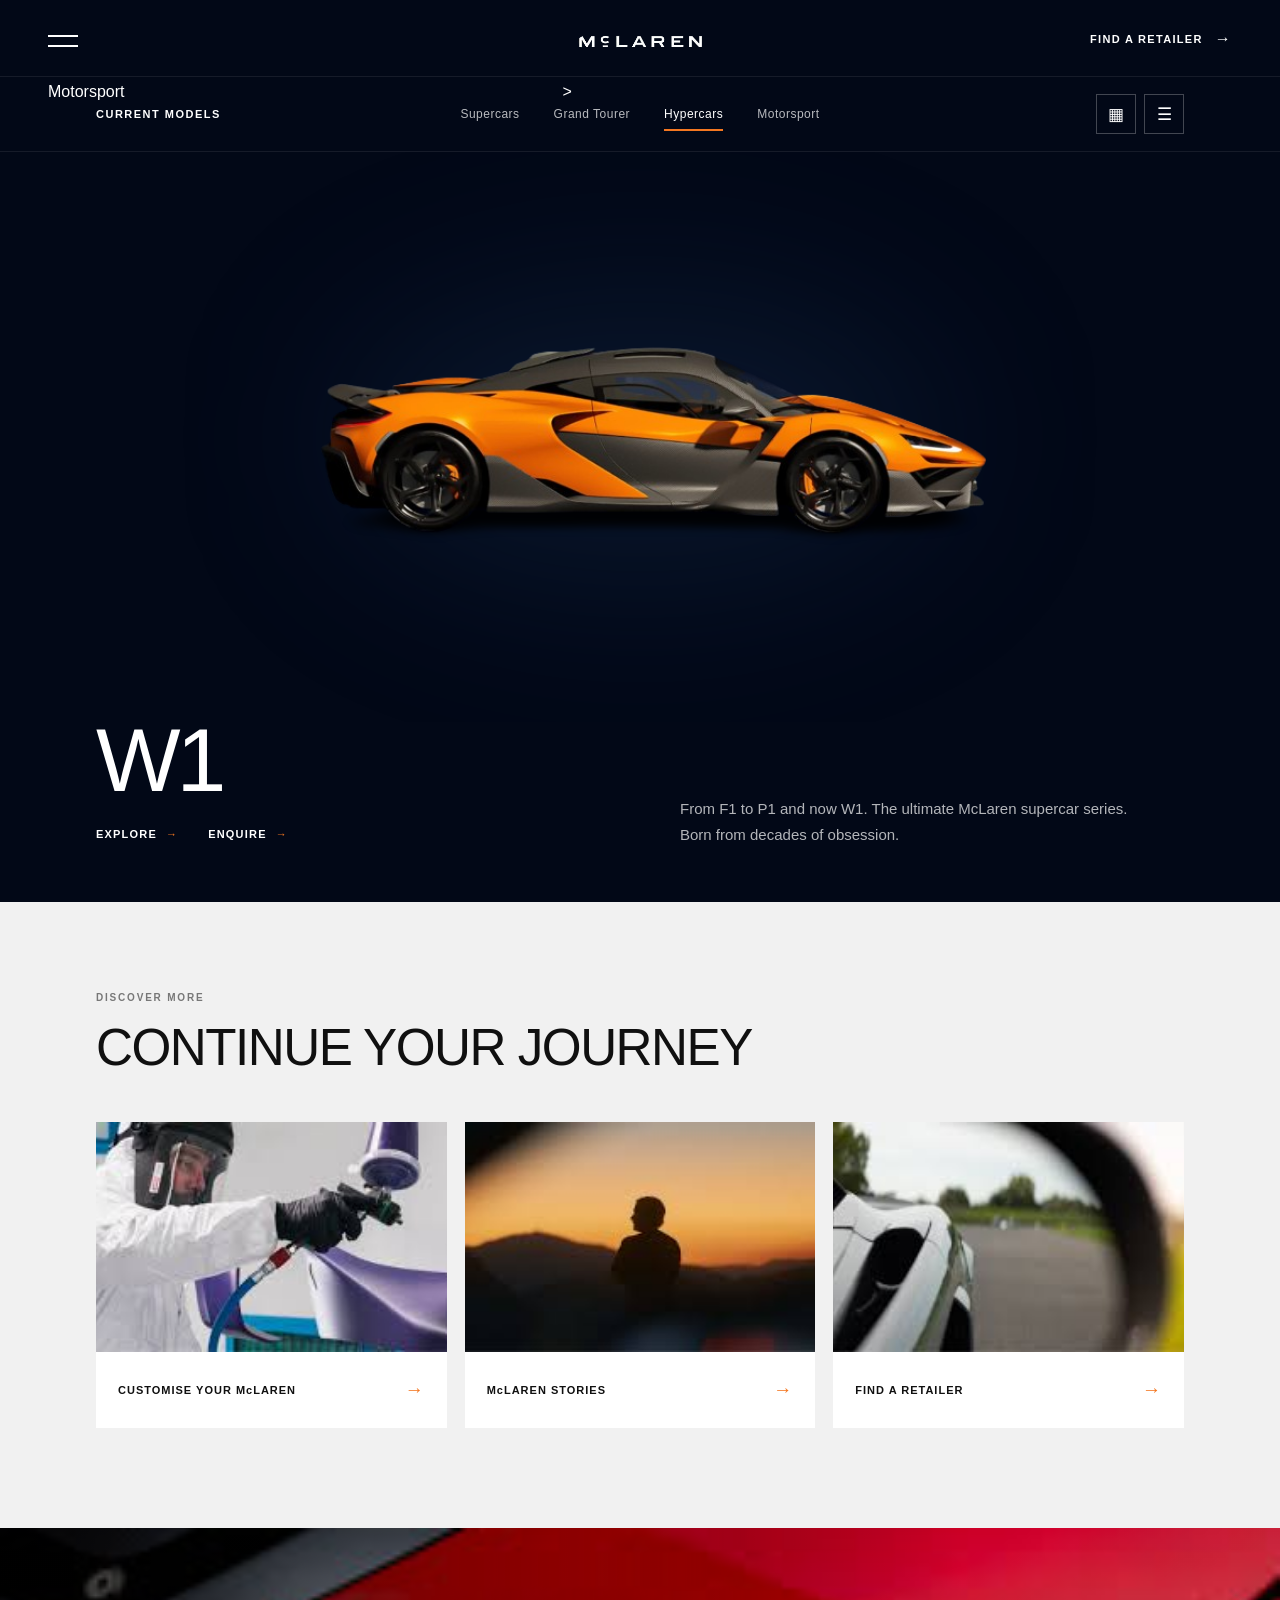
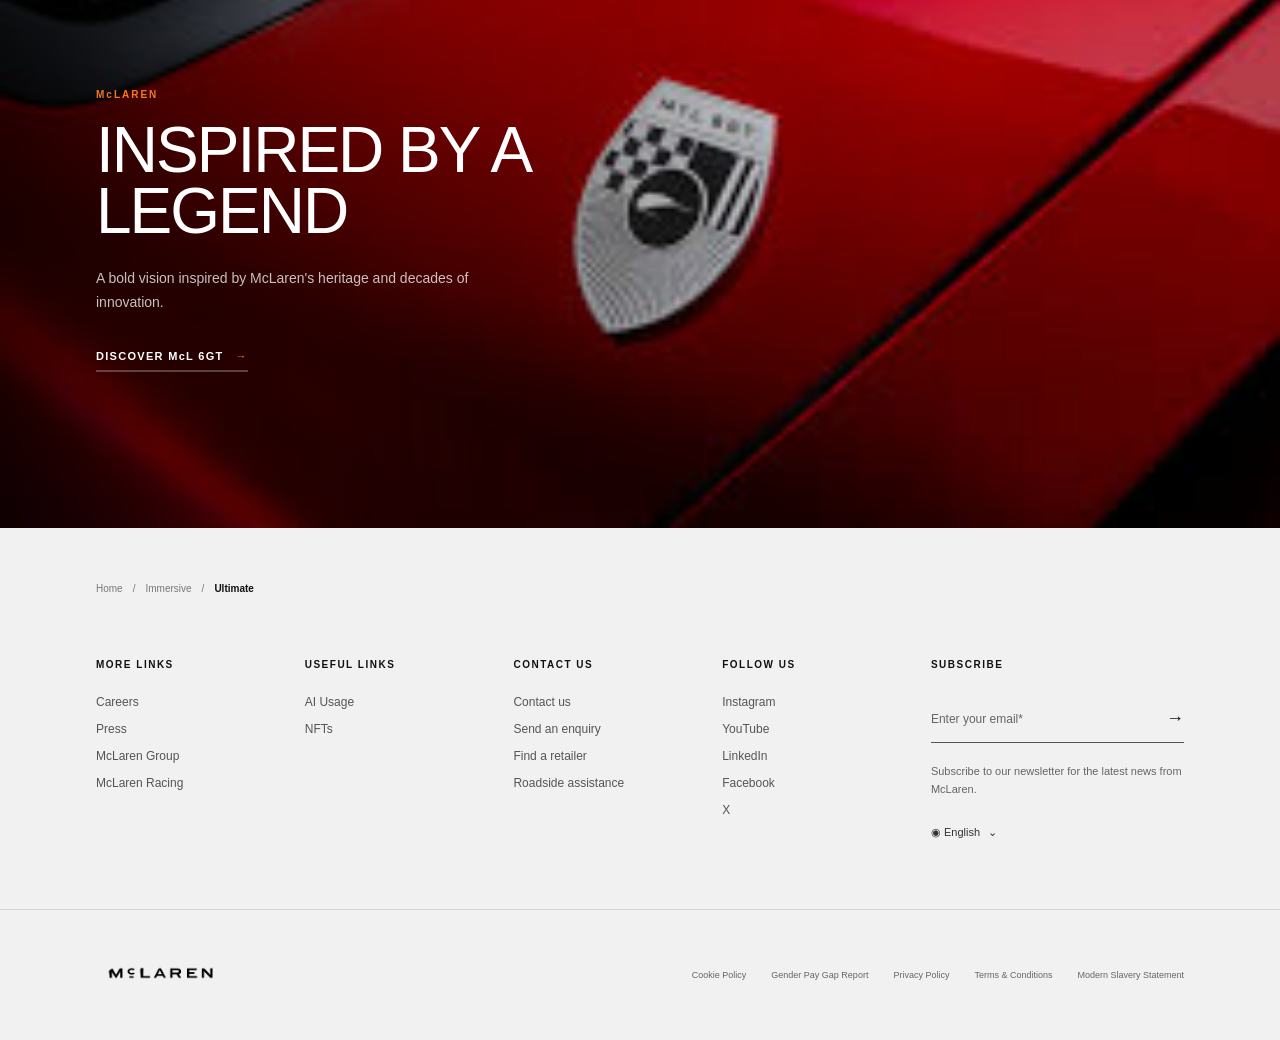
<file: Atividade9_EngenhariaReversa_Fase2/hypercar.html>
<!DOCTYPE html>
<html lang="en">

<head>
    <meta charset="UTF-8">
    <meta name="viewport" content="width=device-width, initial-scale=1.0">

    <title>McLaren Hypercars</title>

    <link rel="stylesheet" href="hypercar.css">
</head>

<body>

    <header class="header">

        <button class="menu" aria-label="Open menu">
            <span></span>
            <span></span>
        </button>

        <a href="#" class="logo-link">
            <img
                src="./imagens/logo-removebg-preview.png"
                alt="McLaren"
                class="logo"
            >
        </a>

        <a href="#" class="retailer">
            FIND A RETAILER
            <span>→</span>
        </a>

        <a href="motorsport.html" target="_blank" 
        class="hover:text-mclaren-papaya transition-colors">
        Motorsport
    </a>>

    </header>


    <nav class="models-nav">

        <div class="models-title">
            CURRENT MODELS
        </div>

        <div class="categories">
    <a href="#">Supercars</a>
    <a href="#">Grand Tourer</a>
    <a href="#" class="active">Hypercars</a>
    <a href="motorsport.html" target="_blank">Motorsport
    </a>
</div>

        </div>

        <div class="view-buttons">

            <button aria-label="Grid view">
                ▦
            </button>

            <button aria-label="List view">
                ☰
            </button>

        </div>

    </nav>


    <main>

        <section class="hero">

            <div class="hero-car">

                <div class="car-glow"></div>

                <img
                    src="./imagens/w1.png"
                    alt="McLaren W1"
                >

            </div>


            <div class="hero-information">

                <div class="car-name">

                    <h1>W1</h1>

                    <div class="car-links">

                        <a href="#">
                            EXPLORE
                            <span>→</span>
                        </a>

                        <a href="#">
                            ENQUIRE
                            <span>→</span>
                        </a>

                    </div>

                </div>


                <div class="car-description">

                    <p>
                        From F1 to P1 and now W1.
                        The ultimate McLaren supercar series.
                        Born from decades of obsession.
                    </p>

                </div>

            </div>

        </section>


        <section class="journey" id="journey">

            <div class="section-heading">

                <span>DISCOVER MORE</span>

                <h2>
                    CONTINUE YOUR JOURNEY
                </h2>

            </div>


            <div class="journey-grid">

                <a href="#" class="journey-card">

                    <div class="card-image">

                        <img
                            src="./imagens/imagem1.jpg"
                            alt="Customise your McLaren"
                        >

                    </div>

                    <div class="card-title">

                        <span>
                            CUSTOMISE YOUR McLAREN
                        </span>

                        <strong>
                            →
                        </strong>

                    </div>

                </a>


                <a href="#" class="journey-card">

                    <div class="card-image">

                        <img
                            src="./imagens/imagem2.jpg"
                            alt="McLaren stories"
                        >

                    </div>

                    <div class="card-title">

                        <span>
                            McLAREN STORIES
                        </span>

                        <strong>
                            →
                        </strong>

                    </div>

                </a>


                <a href="#" class="journey-card">

                    <div class="card-image">

                        <img
                            src="./imagens/imagem3.jpg"
                            alt="Find a retailer"
                        >

                    </div>

                    <div class="card-title">

                        <span>
                            FIND A RETAILER
                        </span>

                        <strong>
                            →
                        </strong>

                    </div>

                </a>

            </div>

        </section>


        <section class="featured">

            <img
                src="./imagens/imagem4.jpg"
                alt="McLaren 6GT"
                class="featured-image"
            >


            <div class="featured-overlay"></div>


            <div class="featured-content">

                <span class="featured-label">
                    McLAREN
                </span>

                <h2>
                    INSPIRED BY A LEGEND
                </h2>

                <p>
                    A bold vision inspired by McLaren's
                    heritage and decades of innovation.
                </p>

                <a href="#" class="featured-link">

                    DISCOVER McL 6GT

                    <span>→</span>

                </a>

            </div>

        </section>

    </main>


    <footer id="footer">

        <div class="footer-top">

            <div class="breadcrumb">

                <a href="#">
                    Home
                </a>

                <span>/</span>

                <a href="#">
                    Immersive
                </a>

                <span>/</span>

                <strong>
                    Ultimate
                </strong>

            </div>


            <div class="footer-grid">

                <div class="footer-column">

                    <h3>
                        MORE LINKS
                    </h3>

                    <a href="#">
                        Careers
                    </a>

                    <a href="#">
                        Press
                    </a>

                    <a href="#">
                        McLaren Group
                    </a>

                    <a href="#">
                        McLaren Racing
                    </a>

                </div>


                <div class="footer-column">

                    <h3>
                        USEFUL LINKS
                    </h3>

                    <a href="#">
                        AI Usage
                    </a>

                    <a href="#">
                        NFTs
                    </a>

                </div>


                <div class="footer-column">

                    <h3>
                        CONTACT US
                    </h3>

                    <a href="#">
                        Contact us
                    </a>

                    <a href="#">
                        Send an enquiry
                    </a>

                    <a href="#">
                        Find a retailer
                    </a>

                    <a href="#">
                        Roadside assistance
                    </a>

                </div>


                <div class="footer-column">

                    <h3>
                        FOLLOW US
                    </h3>

                    <a href="#">
                        Instagram
                    </a>

                    <a href="#">
                        YouTube
                    </a>

                    <a href="#">
                        LinkedIn
                    </a>

                    <a href="#">
                        Facebook
                    </a>

                    <a href="#">
                        X
                    </a>

                </div>


                <div class="subscribe">

                    <h3>
                        SUBSCRIBE
                    </h3>

                    <div class="email-box">

                        <span>
                            Enter your email*
                        </span>

                        <strong>
                            →
                        </strong>

                    </div>

                    <p>
                        Subscribe to our newsletter for
                        the latest news from McLaren.
                    </p>

                    <button class="language">
                        ◉ English
                        <span>⌄</span>
                    </button>

                </div>

            </div>

        </div>


        <div class="footer-bottom">

            <div class="footer-brand">

                <img
                    src="./imagens/logo-removebg-preview.png"
                    alt="McLaren"
                >

            </div>


            <div class="legal-links">

                <a href="#">
                    Cookie Policy
                </a>

                <a href="#">
                    Gender Pay Gap Report
                </a>

                <a href="#">
                    Privacy Policy
                </a>

                <a href="#">
                    Terms & Conditions
                </a>

                <a href="#">
                    Modern Slavery Statement
                </a>

            </div>

        </div>

    </footer>

</body>

</html>
</file>
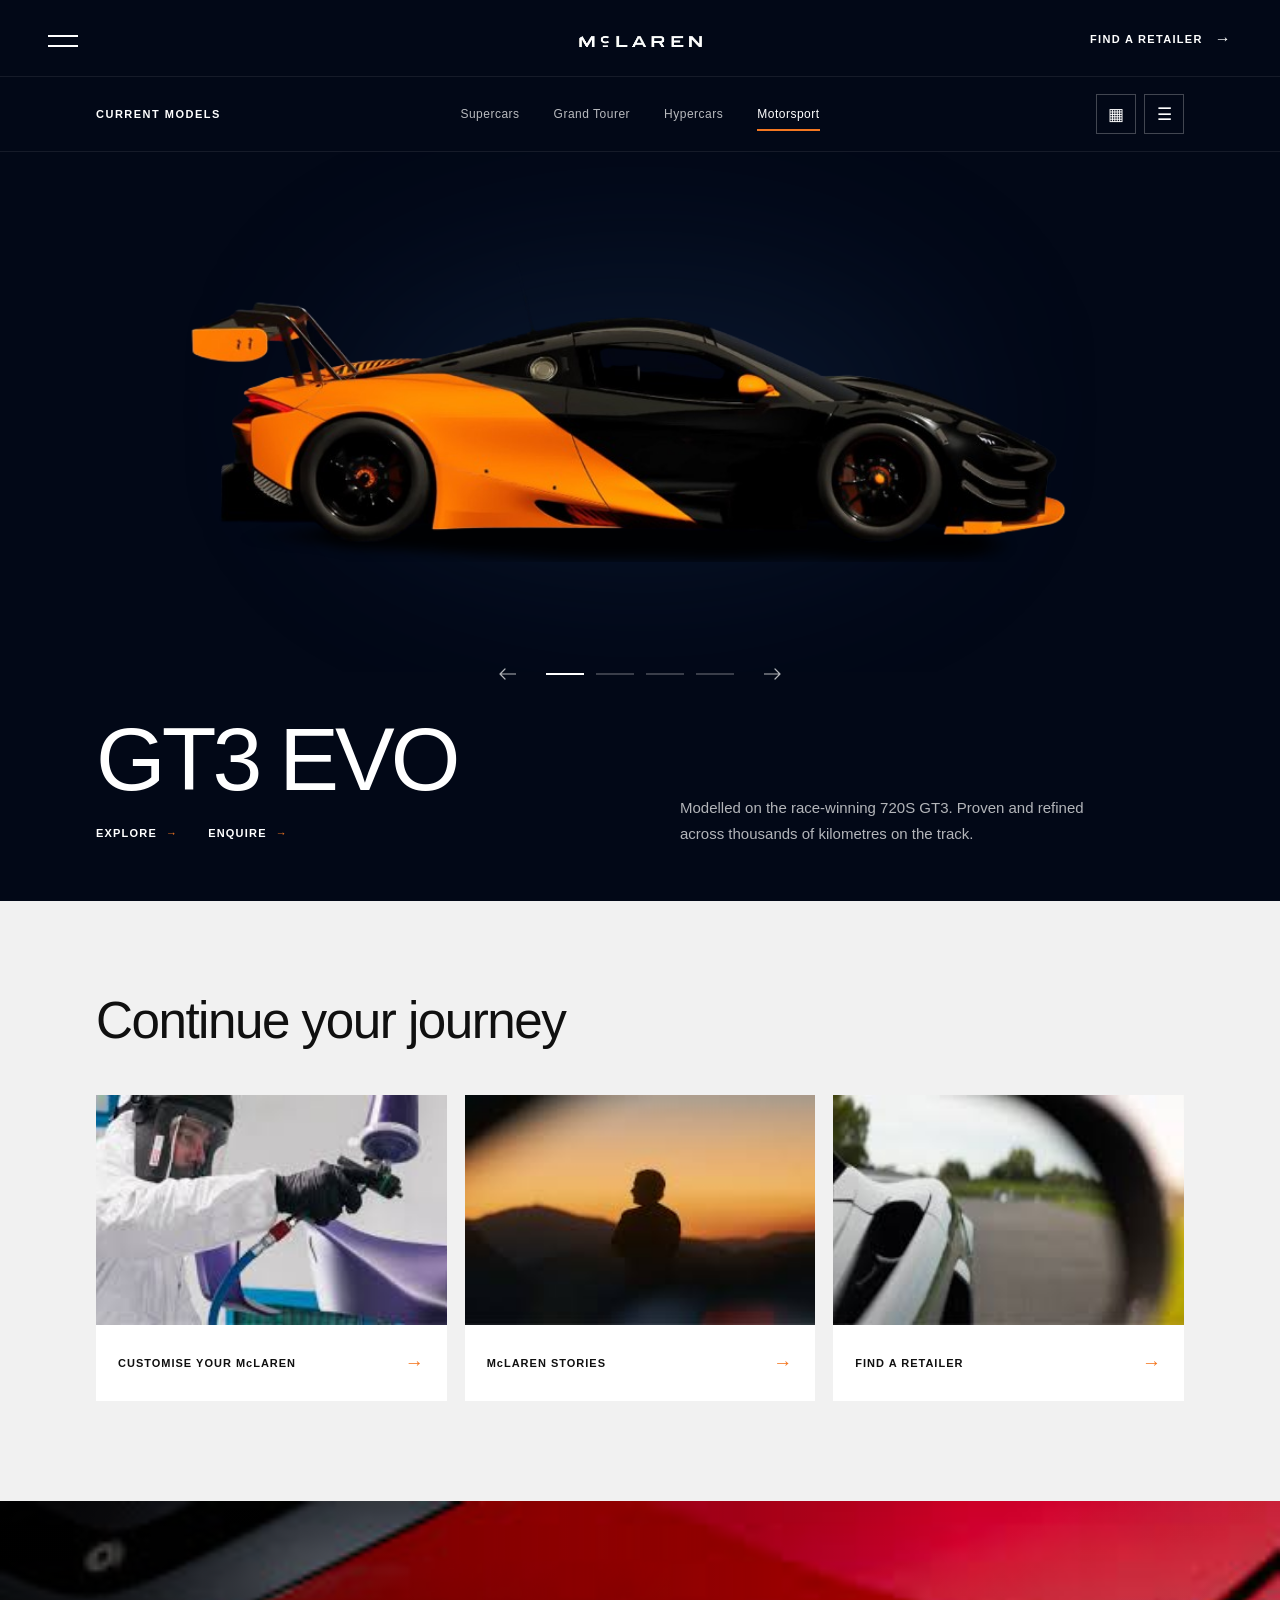
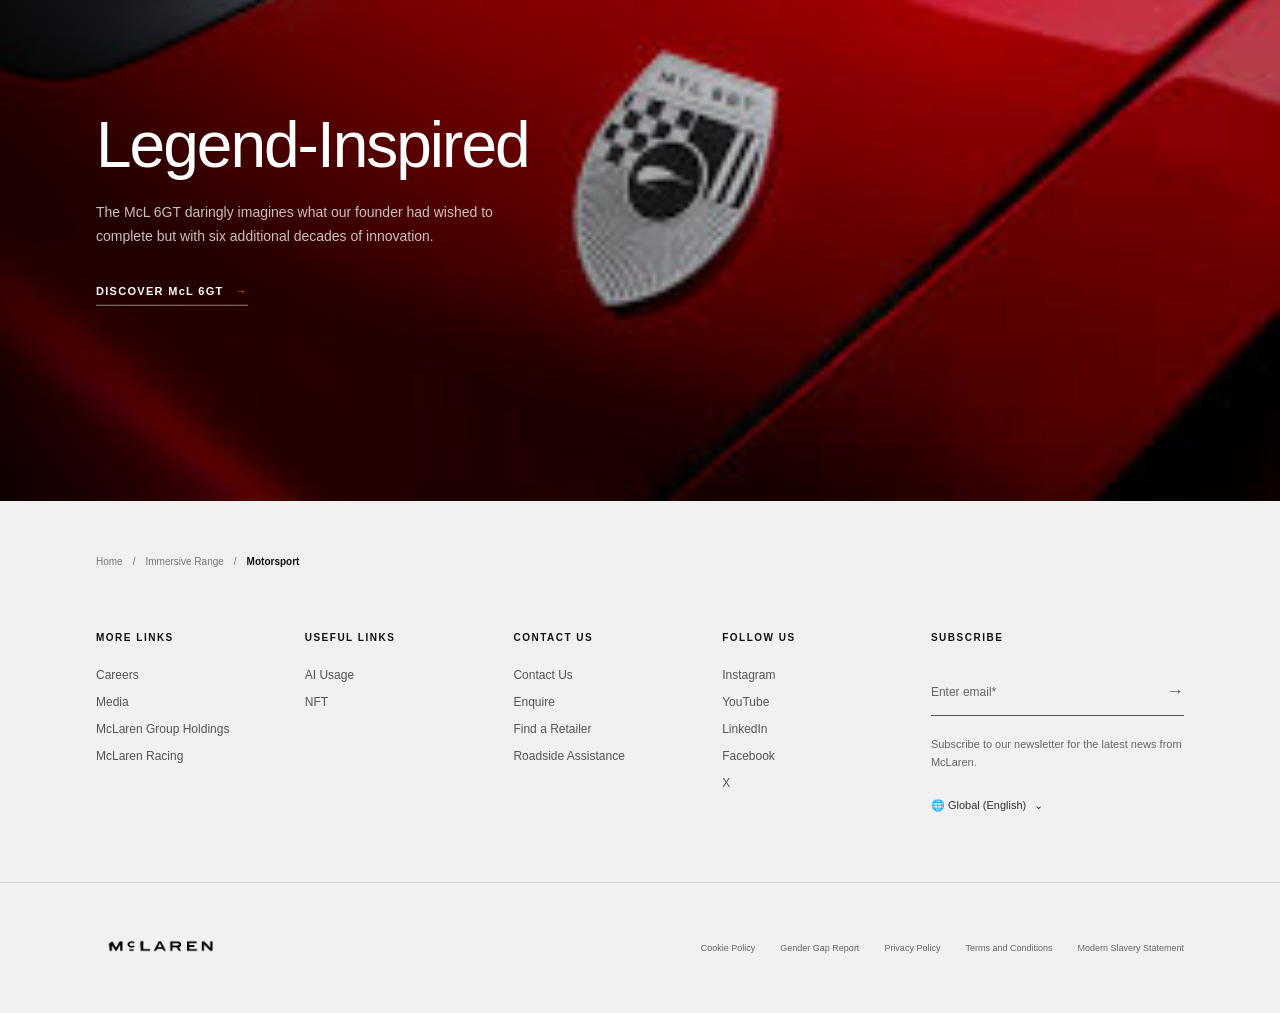
<file: Atividade9_EngenhariaReversa_Fase2/motorsport.html>
<!DOCTYPE html>
<html lang="en">

<head>
    <meta charset="UTF-8">
    <meta name="viewport" content="width=device-width, initial-scale=1.0">

    <title>McLaren Motorsport</title>

    <link rel="stylesheet" href="motorsport.css">
</head>

<body>

    <header class="header">

        <button class="menu" aria-label="Open menu">
            <span></span>
            <span></span>
        </button>

        <a href="#" class="logo-link">
            <img src="./imagens/logo-removebg-preview.png" alt="McLaren" class="logo">
        </a>

        <a href="#" class="retailer">
            FIND A RETAILER
            <span>→</span>
        </a>

    </header>


    <nav class="models-nav">

        <div class="models-title">
            CURRENT MODELS
        </div>

        <div class="categories">
            <a href="#">Supercars</a>
            <a href="#">Grand Tourer</a>
            <a href="hypercar.html">Hypercars</a>
            <a href="#" class="active">Motorsport</a>
        </div>

        <div class="view-buttons">
            <button aria-label="Grid view">▦</button>
            <button aria-label="List view">☰</button>
        </div>

    </nav>


    <main>

        <section class="hero">

        <div class="hero-car">
    <div class="car-glow"></div>
    <img
        id="slider-image"
        src="./imagens/w3.png"
        alt="McLaren Motorsport"
    >
</div>
            <div class="mclaren-controls-container">
                <button id="prev-btn" type="button" class="mclaren-arrow-btn" aria-label="Previous Car">
                    <svg width="18" height="12" viewBox="0 0 18 12" fill="none" xmlns="http://www.w3.org/2000/svg">
                        <path d="M18 6H2M7 1L2 6L7 11" stroke="currentColor" stroke-width="1.2" stroke-linecap="round" stroke-linejoin="round"/>
                    </svg>
                </button>

                <div id="slider-bars" class="mclaren-bars-wrapper">
                    <span class="mclaren-bar active" data-index="0"></span>
                    <span class="mclaren-bar" data-index="1"></span>
                    <span class="mclaren-bar" data-index="2"></span>
                    <span class="mclaren-bar" data-index="3"></span>
                </div>

                <button id="next-btn" type="button" class="mclaren-arrow-btn" aria-label="Next Car">
                    <svg width="18" height="12" viewBox="0 0 18 12" fill="none" xmlns="http://www.w3.org/2000/svg">
                        <path d="M0 6H16M11 1L16 6L11 11" stroke="currentColor" stroke-width="1.2" stroke-linecap="round" stroke-linejoin="round"/>
                    </svg>
                </button>
            </div>

            <div class="hero-information">
                <div class="car-name">
                    <h1 id="car-title">GT3 EVO</h1>
                    <div class="car-links">
                        <a href="#">EXPLORE <span>→</span></a>
                        <a href="#">ENQUIRE <span>→</span></a>
                    </div>
                </div>

                <div class="car-description">
                    <p id="car-desc">
                        Modelled on the race-winning 720S GT3. Proven and refined across thousands of kilometres on the track.
                    </p>
                </div>
            </div>

        </section>


        <section class="journey" id="journey">

            <div class="section-heading">
                <h2>Continue your journey</h2>
            </div>

            <div class="journey-grid">
                <a href="#" class="journey-card">
                    <div class="card-image">
                        <img src="./imagens/imagem1.jpg" alt="Customise your McLaren">
                    </div>
                    <div class="card-title">
                        <span>CUSTOMISE YOUR McLAREN</span>
                        <strong>→</strong>
                    </div>
                </a>

                <a href="#" class="journey-card">
                    <div class="card-image">
                        <img src="./imagens/imagem2.jpg" alt="McLaren stories">
                    </div>
                    <div class="card-title">
                        <span>McLAREN STORIES</span>
                        <strong>→</strong>
                    </div>
                </a>

                <a href="#" class="journey-card">
                    <div class="card-image">
                        <img src="./imagens/imagem3.jpg" alt="Find a retailer">
                    </div>
                    <div class="card-title">
                        <span>FIND A RETAILER</span>
                        <strong>→</strong>
                    </div>
                </a>
            </div>

        </section>


        <section class="featured">
            <img src="./imagens/imagem4.jpg" alt="McLaren 6GT" class="featured-image">
            <div class="featured-overlay"></div>

            <div class="featured-content">
                <h2>Legend-Inspired</h2>
                <p>The McL 6GT daringly imagines what our founder had wished to complete but with six additional decades of innovation.</p>
                <a href="#" class="featured-link">DISCOVER McL 6GT <span>→</span></a>
            </div>
        </section>

    </main>


    <footer id="footer">

        <div class="footer-top">
            <div class="breadcrumb">
                <a href="#">Home</a>
                <span>/</span>
                <a href="#">Immersive Range</a>
                <span>/</span>
                <strong>Motorsport</strong>
            </div>

            <div class="footer-grid">
                <div class="footer-column">
                    <h3>MORE LINKS</h3>
                    <a href="#">Careers</a>
                    <a href="#">Media</a>
                    <a href="#">McLaren Group Holdings</a>
                    <a href="#">McLaren Racing</a>
                </div>

                <div class="footer-column">
                    <h3>USEFUL LINKS</h3>
                    <a href="#">AI Usage</a>
                    <a href="#">NFT</a>
                </div>

                <div class="footer-column">
                    <h3>CONTACT US</h3>
                    <a href="#">Contact Us</a>
                    <a href="#">Enquire</a>
                    <a href="#">Find a Retailer</a>
                    <a href="#">Roadside Assistance</a>
                </div>

                <div class="footer-column">
                    <h3>FOLLOW US</h3>
                    <a href="#">Instagram</a>
                    <a href="#">YouTube</a>
                    <a href="#">LinkedIn</a>
                    <a href="#">Facebook</a>
                    <a href="#">X</a>
                </div>

                <div class="subscribe">
                    <h3>SUBSCRIBE</h3>
                    <div class="email-box">
                        <span>Enter email*</span>
                        <strong>→</strong>
                    </div>
                    <p>Subscribe to our newsletter for the latest news from McLaren.</p>
                    <button class="language">🌐 Global (English) <span>⌄</span></button>
                </div>
            </div>
        </div>

        <div class="footer-bottom">
            <div class="footer-brand">
                <img src="./imagens/logo-removebg-preview.png" alt="McLaren">
            </div>
            <div class="legal-links">
                <a href="#">Cookie Policy</a>
                <a href="#">Gender Gap Report</a>
                <a href="#">Privacy Policy</a>
                <a href="#">Terms and Conditions</a>
                <a href="#">Modern Slavery Statement</a>
            </div>
        </div>

    </footer>

    <script src="motorsport.js"></script>
</body>

</html>
</file>
<file: Atividade10_FastSite/TelaLogin/tela.css>
* {
    box-sizing: border-box;
    margin: 0;
    padding: 0;
    font-family: 'Segoe UI', Tahoma, Geneva, Verdana, sans-serif;
}

body {
    background-color: #08080c;
    color: #ffffff;
    min-height: 100vh;
    display: flex;
    align-items: center;
    justify-content: center;
}

.hidden {
    display: none !important;
}

.login-card {
    background-color: #12121a;
    border: 2px solid #242436;
    width: 100%;
    max-width: 400px;
    padding: 40px;
    border-radius: 6px;
    box-shadow: 0 15px 35px rgba(0, 0, 0, 0.9);
}

.product-name {
    font-size: 30px;
    font-weight: 900;
    color: #00ffcc;
    text-align: center;
    text-transform: uppercase;
    letter-spacing: 4px;
    margin-bottom: 6px;
}

.product-subtitle {
    font-size: 11px;
    color: #71718a;
    text-align: center;
    margin-bottom: 32px;
    text-transform: uppercase;
    letter-spacing: 2px;
}

.form-group {
    margin-bottom: 22px;
}

.form-group label {
    display: block;
    font-size: 11px;
    font-weight: 800;
    text-transform: uppercase;
    color: #9393ab;
    margin-bottom: 8px;
    letter-spacing: 1.5px;
}

.form-control {
    width: 100%;
    padding: 14px 16px;
    background-color: #08080c;
    border: 2px solid #242436;
    color: #ffffff;
    font-size: 14px;
    border-radius: 4px;
    outline: none;
    transition: border-color 0.2s;
}

.form-control:focus {
    border-color: #00ffcc;
}

.error-message {
    background-color: #2a0810;
    border: 2px solid #ff2a5f;
    color: #ff6b8b;
    padding: 12px 14px;
    border-radius: 4px;
    font-size: 13px;
    margin-bottom: 22px;
    text-align: center;
    font-weight: 700;
    letter-spacing: 0.5px;
}

.btn-submit {
    width: 100%;
    padding: 16px;
    background-color: #00ffcc;
    color: #08080c;
    border: none;
    font-size: 13px;
    font-weight: 900;
    text-transform: uppercase;
    letter-spacing: 2px;
    border-radius: 4px;
    cursor: pointer;
    transition: background-color 0.2s, transform 0.1s;
}

.btn-submit:hover {
    background-color: #00e6b8;
}

.btn-submit:active {
    transform: scale(0.98);
}

.fullscreen-session {
    position: fixed;
    top: 0;
    left: 0;
    width: 100vw;
    height: 100vh;
    background: url('https://images.unsplash.com/photo-1618005182384-a83a8bd57fbe?q=80&w=1920&auto=format&fit=crop') no-repeat center center/cover;
    display: flex;
    flex-direction: column;
    justify-content: space-between;
    padding: 50px;
    z-index: 100;
}

.session-overlay {
    position: absolute;
    inset: 0;
    background: rgba(8, 8, 12, 0.55);
    z-index: 1;
}

.session-content {
    position: relative;
    z-index: 2;
}

.session-title {
    font-size: 56px;
    font-weight: 900;
    text-transform: uppercase;
    letter-spacing: 4px;
    color: #ffffff;
    text-shadow: 0 4px 20px rgba(0, 0, 0, 0.8);
}

.session-user {
    font-size: 20px;
    color: #00ffcc;
    font-weight: 700;
    margin-top: 10px;
    letter-spacing: 1px;
}

.logout-btn {
    position: relative;
    z-index: 2;
    align-self: flex-start;
    padding: 14px 32px;
    background-color: #ff2a5f;
    color: #ffffff;
    border: none;
    font-weight: 800;
    font-size: 13px;
    border-radius: 4px;
    text-transform: uppercase;
    letter-spacing: 2px;
    cursor: pointer;
    box-shadow: 0 4px 20px rgba(255, 42, 95, 0.5);
    transition: all 0.2s ease;
}

.logout-btn:hover {
    background-color: #e01f4f;
    transform: translateY(-2px);
}
</file>
<file: Atividade11_FastSite2/TelaLogin/tela.css>
* {
    box-sizing: border-box;
    margin: 0;
    padding: 0;
    font-family: 'Segoe UI', Tahoma, Geneva, Verdana, sans-serif;
}

body {
    background-color: #08080c;
    color: #ffffff;
    min-height: 100vh;
    display: flex;
    align-items: center;
    justify-content: center;
    padding: 20px;
}

.hidden {
    display: none !important;
}

/* LOGIN CARD */
.login-card {
    background-color: #12121a;
    border: 2px solid #242436;
    width: 100%;
    max-width: 400px;
    padding: 40px;
    border-radius: 6px;
    box-shadow: 0 15px 35px rgba(0, 0, 0, 0.9);
}

.product-name {
    font-size: 22px;
    font-weight: 900;
    color: #00ffcc;
    text-align: center;
    text-transform: uppercase;
    letter-spacing: 2px;
    margin-bottom: 6px;
}

.product-subtitle {
    font-size: 11px;
    color: #71718a;
    text-align: center;
    margin-bottom: 28px;
    text-transform: uppercase;
    letter-spacing: 2px;
}

.form-group {
    margin-bottom: 16px;
}

.form-group.full-width {
    grid-column: span 2;
}

.form-group label {
    display: block;
    font-size: 11px;
    font-weight: 800;
    text-transform: uppercase;
    color: #9393ab;
    margin-bottom: 6px;
    letter-spacing: 1.5px;
}

.form-control {
    width: 100%;
    padding: 12px 14px;
    background-color: #08080c;
    border: 2px solid #242436;
    color: #ffffff;
    font-size: 14px;
    border-radius: 4px;
    outline: none;
    transition: border-color 0.2s;
}

.form-control:focus {
    border-color: #00ffcc;
}

.error-message {
    background-color: #2a0810;
    border: 2px solid #ff2a5f;
    color: #ff6b8b;
    padding: 12px;
    border-radius: 4px;
    font-size: 13px;
    margin-bottom: 20px;
    text-align: center;
    font-weight: 700;
}

.success-message {
    background-color: #082a1a;
    border: 2px solid #00ffcc;
    color: #00ffcc;
    padding: 14px;
    border-radius: 4px;
    font-size: 14px;
    margin-bottom: 20px;
    text-align: center;
    font-weight: 700;
    letter-spacing: 0.5px;
}

.btn-submit {
    width: 100%;
    padding: 14px;
    background-color: #00ffcc;
    color: #08080c;
    border: none;
    font-size: 13px;
    font-weight: 900;
    text-transform: uppercase;
    letter-spacing: 1.5px;
    border-radius: 4px;
    cursor: pointer;
    transition: background-color 0.2s, transform 0.1s;
}

.btn-submit:hover {
    background-color: #00e6b8;
}

.btn-submit:active {
    transform: scale(0.98);
}

.btn-submit.full-width {
    grid-column: span 2;
}

/* SESSÃO DE CADASTRO E CONSULTA */
.session-container {
    width: 100%;
    max-width: 850px;
}

.session-header {
    display: flex;
    justify-content: space-between;
    align-items: center;
    margin-bottom: 20px;
    padding-bottom: 12px;
    border-bottom: 2px solid #242436;
}

.session-header h2 {
    color: #00ffcc;
    font-size: 20px;
    letter-spacing: 2px;
    text-transform: uppercase;
}

.dashboard-content {
    display: flex;
    flex-direction: column;
    gap: 20px;
}

.card-section {
    background-color: #12121a;
    border: 2px solid #242436;
    padding: 24px;
    border-radius: 6px;
    box-shadow: 0 10px 25px rgba(0, 0, 0, 0.5);
}

.card-section h3 {
    margin-bottom: 16px;
    color: #ffffff;
    text-transform: uppercase;
    font-size: 15px;
    letter-spacing: 1px;
}

.grid-form {
    display: grid;
    grid-template-columns: 1fr 1fr;
    gap: 12px;
}

.search-box {
    display: flex;
    gap: 12px;
    margin-bottom: 16px;
}

.search-btn {
    width: 140px;
}

.result-card {
    background-color: #08080c;
    border: 1px solid #00ffcc;
    padding: 16px;
    border-radius: 4px;
    line-height: 1.8;
    font-size: 14px;
}

.result-card strong {
    color: #00ffcc;
}

.logout-btn {
    padding: 10px 20px;
    background-color: #ff2a5f;
    color: #ffffff;
    border: none;
    font-weight: 800;
    font-size: 12px;
    border-radius: 4px;
    text-transform: uppercase;
    cursor: pointer;
    transition: background-color 0.2s;
}

.logout-btn:hover {
    background-color: #e01f4f;
}
.screen-title {
    text-align: center;
    color: #ffffff;
    font-size: 22px;
    margin: 8px 0 10px;
}
.screen-description {
    text-align: center;
    color: #9393ab;
    font-size: 14px;
    margin-bottom: 24px;
}
.choice-buttons {
    display: flex;
    flex-direction: column;
    gap: 12px;
}
.btn-secondary {
    width: 100%;
    padding: 14px;
    background: transparent;
    color: #00ffcc;
    border: 2px solid #00ffcc;
    font-size: 13px;
    font-weight: 800;
    text-transform: uppercase;
    letter-spacing: 1px;
    border-radius: 4px;
    cursor: pointer;
}
.btn-secondary:hover {
    background: rgba(0, 255, 204, 0.08);
}
.text-button {
    display: block;
    margin: 18px auto 0;
    background: transparent;
    border: 0;
    color: #9393ab;
    text-decoration: underline;
    cursor: pointer;
    font-size: 13px;
}
.text-button:hover { color: #00ffcc; }
.welcome-label {
    color: #9393ab;
    font-size: 12px;
    margin-bottom: 4px;
    letter-spacing: 1px;
    text-transform: uppercase;
}
.session-header h2 {
    overflow-wrap: anywhere;
}
@media (max-width: 600px) {
    .login-card { padding: 28px 22px; }
    .grid-form { grid-template-columns: 1fr; }
    .form-group.full-width, .btn-submit.full-width { grid-column: span 1; }
    .session-header { align-items: flex-start; gap: 12px; }
    .session-header h2 { font-size: 16px; }
    .search-box { flex-direction: column; }
    .search-btn { width: 100%; }
}
</file>
<file: Atividade8_EngenhariaReversa_Fase1/SiteToyota/style.css>
body {
    font-family: 'Segoe UI', Tahoma, Geneva, Verdana, sans-serif;
    margin: 0;
    padding: 0;
    min-height: 100vh;
    background-color: #ffffff;
    color: #000000;
    scroll-behavior: smooth;
}

* {
    box-sizing: border-box;
}

.menu {
    background-color: #ffffff;
    height: 72px;
    position: relative;
    top: 0;
    z-index: 1000;
    border-bottom: 1px solid #eeeeee;
    box-shadow: 0 2px 6px rgba(0, 0, 0, 0.08);
}

.menu nav {
    max-width: 1400px;
    height: 100%;
    margin: 0 auto;
    padding: 0 40px;
    display: grid;
    grid-template-columns: 1fr auto 1fr;
    align-items: center;
}

.logo-container {
    display: flex;
    align-items: center;
    justify-content: flex-start;
}

#imgLogo {
    width: 145px;
    height: auto;
    display: block;
}

.menu-navegacao {
    list-style: none;
    margin: 0;
    padding: 0;
    display: flex;
    align-items: center;
    justify-content: center;
    gap: 32px;
}

.menu-navegacao a {
    position: relative;
    display: inline-block;
    text-decoration: none;
    color: #666666;
    font-weight: 500;
    font-size: 15px;
    padding: 8px 0;
}

.menu-navegacao a:hover,
.menu-navegacao a.active {
    color: #000000;
}

.menu-navegacao a::after {
    content: "";
    position: absolute;
    bottom: 0;
    left: 0;
    width: 0;
    height: 3px;
    background-color: #eb0a1e;
    transition: width 0.3s ease;
}

.menu-navegacao a:hover::after,
.menu-navegacao a.active::after {
    width: 100%;
}

.account-container {
    position: relative;
    display: flex;
    justify-content: flex-end;
    align-items: center;
}

.account-trigger {
    position: relative;
    display: flex;
    align-items: center;
    gap: 8px;
    background: none;
    border: none;
    font-family: inherit;
    font-size: 15px;
    font-weight: 500;
    color: #666666;
    cursor: pointer;
    padding: 8px 0;
    height: 72px;
}

.account-trigger:hover,
.account-trigger.active {
    color: #000000;
}

.account-trigger::after {
    content: "";
    position: absolute;
    bottom: 0;
    left: 0;
    width: 0;
    height: 3px;
    background-color: #eb0a1e;
    transition: width 0.3s ease;
}

.account-trigger:hover::after,
.account-trigger.active::after {
    width: 100%;
}

.toyota-card-modal {
    display: none;
    position: absolute;
    top: 72px;
    right: 0;
    width: 440px;
    background: #ffffff;
    box-shadow: 0 12px 32px rgba(0, 0, 0, 0.18);
    border-radius: 0 0 8px 8px;
    padding: 36px 32px;
    z-index: 1001;
    text-align: left;
}

.toyota-card-modal.show {
    display: block;
}

.card-title {
    font-size: 1.8rem;
    font-weight: 800;
    color: #000000;
    margin: 0 0 14px;
    line-height: 1.2;
    letter-spacing: -0.5px;
}

.card-subtitle {
    font-size: 0.95rem;
    color: #666666;
    margin: 0 0 28px;
    line-height: 1.45;
}

.cta-button {
    width: 100%;
    background-color: #eb0a1e;
    color: #ffffff;
    border: none;
    padding: 14px 24px;
    border-radius: 50px;
    font-family: inherit;
    font-weight: 700;
    font-size: 0.95rem;
    cursor: pointer;
    margin-bottom: 24px;
    display: inline-flex;
    align-items: center;
    justify-content: center;
    gap: 0;
    transition: background-color 0.3s ease, transform 0.3s ease, gap 0.3s ease;
}

.menu-list {
    display: flex;
    flex-direction: column;
}

.menu-item {
    border-top: 1px solid #eeeeee;
    padding: 18px 0;
}

.menu-header {
    display: flex;
    justify-content: space-between;
    align-items: center;
    cursor: pointer;
}

.menu-title-group {
    display: flex;
    align-items: center;
    gap: 14px;
    color: #666666;
    font-weight: 500;
    font-size: 15px;
    transition: color 0.2s ease;
}

.menu-header:hover .menu-title-group {
    color: #000000;
}

.menu-title-group svg {
    color: #666666;
    transition: color 0.2s ease;
}

.menu-header:hover .menu-title-group svg {
    color: #eb0a1e;
}

.menu-content {
    margin: 12px 0 0 34px;
    font-size: 0.9rem;
    color: #666666;
    line-height: 1.4;
}

.mega-menu {
    visibility: hidden;
    opacity: 0;
    transform: translateY(-12px);
    pointer-events: none;
    position: absolute;
    top: 72px;
    left: 0;
    width: 100%;
    background-color: #ffffff;
    border-bottom: 1px solid #e5e5e5;
    box-shadow: 0 10px 25px rgba(0, 0, 0, 0.08);
    z-index: 999;
    padding: 40px 0 50px;
    transition:
        opacity 0.25s ease,
        transform 0.25s ease,
        visibility 0.25s ease;
}

.mega-menu.show {
    visibility: visible;
    opacity: 1;
    transform: translateY(0);
    pointer-events: auto;
}

.mega-menu-container {
    max-width: 1200px;
    margin: 0 auto;
    padding: 0 40px;
    display: grid;
    grid-template-columns: 1fr 1fr 1.2fr;
    gap: 40px;
}

.mega-title {
    font-size: 11px;
    font-weight: 700;
    letter-spacing: 1px;
    color: #888888;
    text-transform: uppercase;
    margin: 0 0 24px;
}

.mega-col ul {
    list-style: none;
    padding: 0;
    margin: 0;
}

.mega-col ul li {
    margin-bottom: 16px;
}

.mega-col ul li a {
    position: relative;
    display: inline-block;
    text-decoration: none;
    color: #000000;
    font-weight: 600;
    font-size: 15px;
    padding-bottom: 4px;
}

.mega-col ul li a::after {
    content: "";
    position: absolute;
    bottom: 0;
    left: 0;
    width: 0;
    height: 3px;
    background-color: #eb0a1e;
    transition: width 0.3s ease;
}

.mega-col ul li a:hover::after {
    width: 100%;
}

.mega-account-card h2 {
    font-size: 20px;
    font-weight: 800;
    color: #000000;
    margin: 0 0 12px;
    line-height: 1.2;
}

.mega-account-card p {
    font-size: 13px;
    color: #666666;
    line-height: 1.5;
    margin: 0 0 24px;
}

.mega-btn-black {
    background-color: #000000;
    color: #ffffff;
    border: none;
    padding: 14px 28px;
    border-radius: 30px;
    font-family: inherit;
    font-weight: 700;
    font-size: 14px;
    cursor: pointer;
    display: inline-flex;
    align-items: center;
    justify-content: center;
    gap: 0;
    transition: background-color 0.3s ease, transform 0.3s ease, gap 0.3s ease;
}

.mega-btn-black span {
    display: none;
}

.hero-section {
    position: relative;
    height: calc(100vh - 72px);
    min-height: 600px;
    overflow: hidden;
    background-color: #111111;
}

.hero-bg {
    width: 100%;
    height: 100%;
    object-fit: cover;
    display: block;
}

.hero-section::after {
    content: "";
    position: absolute;
    inset: 0;
    background: linear-gradient(
        to top,
        rgba(0, 0, 0, 0.65),
        rgba(0, 0, 0, 0.05) 65%
    );
}

.hero-content {
    position: absolute;
    left: 8%;
    bottom: 12%;
    z-index: 2;
    color: #ffffff;
}

.hero-content h1 {
    margin: 0 0 12px;
    font-size: 52px;
    font-weight: 600;
    letter-spacing: -1px;
}

.hero-content p {
    margin: 0 0 25px;
    font-size: 22px;
}

.btn-primary {
    padding: 13px 25px;
    border: none;
    border-radius: 30px;
    background-color: #000000;
    color: #ffffff;
    font-family: inherit;
    font-size: 14px;
    font-weight: 600;
    cursor: pointer;
    display: inline-flex;
    align-items: center;
    justify-content: center;
    gap: 0;
    transition: background-color 0.3s ease, transform 0.3s ease, gap 0.3s ease;
}

.sec-padding {
    padding: 70px 5%;
}

.explore-section h2,
.tools-section h2,
.discover-section h2 {
    margin: 0 0 35px;
    text-align: center;
    font-size: 34px;
    font-weight: 500;
}

.tabs {
    display: flex;
    justify-content: center;
    align-items: center;
    flex-wrap: wrap;
    gap: 12px;
    margin: 0 0 40px;
    padding: 0;
    list-style: none;
}

.tabs li {
    padding: 10px 20px;
    border: 1px solid #dddddd;
    border-radius: 30px;
    background-color: #ffffff;
    color: #555555;
    font-size: 14px;
    font-weight: 500;
    cursor: pointer;
    transition: all 0.3s ease;
}

.tabs li:hover {
    border-color: #000000;
    color: #000000;
}

.tabs li.active {
    background-color: #000000;
    border-color: #000000;
    color: #ffffff;
}

.car-cards-container {
    display: flex;
    justify-content: center;
    gap: 25px;
    flex-wrap: wrap;
}

.car-card {
    width: 620px;
    height: 286px;
    display: grid;
    grid-template-columns: 1fr 1fr;
    background-color: #a3a398;
    border-radius: 7px;
    overflow: hidden;
    position: relative;
}

.car-card > img {
    width: 100%;
    height: 100%;
    object-fit: cover;
    display: block;
}

.car-info {
    padding: 22px 20px;
    display: flex;
    flex-direction: column;
    justify-content: space-between;
}

.badge {
    position: absolute;
    top: 8px;
    left: 8px;
    z-index: 2;
    padding: 5px 9px;
    background-color: #000000;
    color: #ffffff;
    border-radius: 3px;
    font-size: 10px;
    font-weight: 700;
}

.car-info h3 {
    margin: 0;
    font-size: 21px;
    font-weight: 600;
    color: #000000;
}

.car-info p {
    margin: 0;
    color: #000000;
    font-size: 14px;
}

.price-row {
    display: flex;
    align-items: flex-end;
    gap: 22px;
}

.price {
    font-size: 20px;
    font-weight: 400;
    color: #000000;
}

.mpg {
    color: #000000;
    font-size: 18px;
    font-weight: 400;
}

.card-actions {
    display: flex;
    align-items: center;
    gap: 24px;
}

.card-actions .btn-primary {
    padding: 10px 28px;
    font-size: 13px;
}

.card-actions a {
    color: #000000;
    font-size: 13px;
    font-weight: 600;
    text-decoration: none;
}

.card-actions a::after {
    content: "›";
    margin-left: 6px;
    font-size: 18px;
}

.card-actions a:hover {
    text-decoration: underline;
}

.explore-footer {
    display: flex;
    justify-content: center;
    align-items: center;
    gap: 25px;
    margin-top: 40px;
}

.btn-outline {
    padding: 13px 25px;
    border: 1px solid #000000;
    border-radius: 30px;
    background-color: transparent;
    color: #000000;
    font-family: inherit;
    font-size: 14px;
    font-weight: 600;
    cursor: pointer;
    display: inline-flex;
    align-items: center;
    justify-content: center;
    gap: 0;
    transition: background-color 0.3s ease, color 0.3s ease, transform 0.3s ease, gap 0.3s ease;
}

.explore-footer a {
    color: #000000;
    font-size: 14px;
    font-weight: 600;
    text-decoration: none;
}

.explore-footer a:hover {
    text-decoration: underline;
}

.bg-light {
    background-color: #f5f5f5;
}

.tools-grid {
    max-width: 1100px;
    margin: 0 auto;
    display: grid;
    grid-template-columns: repeat(4, 1fr);
    gap: 20px;
}

.tool-card {
    min-height: 150px;
    padding: 30px 20px;
    background-color: #ffffff;
    border-radius: 8px;
    display: flex;
    flex-direction: column;
    align-items: center;
    justify-content: center;
    gap: 18px;
    text-align: center;
    cursor: pointer;
    transition: transform 0.3s ease, box-shadow 0.3s ease;
}

.tool-card:hover {
    transform: translateY(-4px);
    box-shadow: 0 8px 20px rgba(0, 0, 0, 0.08);
}

.tool-card img {
    width: 50px;
    height: 50px;
    object-fit: contain;
}

.tool-card span {
    font-size: 14px;
    font-weight: 600;
}

.ev-banner {
    position: relative;
    height: 650px;
    overflow: hidden;
}

.ev-bg {
    width: 100%;
    height: 100%;
    object-fit: cover;
    display: block;
}

.ev-banner::after {
    content: "";
    position: absolute;
    inset: 0;
    background: linear-gradient(
        to bottom,
        rgba(0, 0, 0, 0.45),
        rgba(0, 0, 0, 0.05) 45%,
        rgba(0, 0, 0, 0.1)
    );
}

.ev-content {
    position: absolute;
    top: 52px;
    left: 50%;
    transform: translateX(-50%);
    z-index: 2;
    width: 90%;
    max-width: 650px;
    text-align: center;
    color: #ffffff;
}

.ev-content h2 {
    margin: 0 0 18px;
    font-size: 30px;
    font-weight: 700;
    line-height: 1.2;
}

.btn-primary-white {
    padding: 11px 28px;
    border: none;
    border-radius: 30px;
    background-color: #ffffff;
    color: #000000;
    font-family: inherit;
    font-size: 13px;
    font-weight: 600;
    cursor: pointer;
    display: inline-flex;
    align-items: center;
    justify-content: center;
    gap: 0;
    transition: background-color 0.3s ease, color 0.3s ease, transform 0.3s ease, gap 0.3s ease;
}

.discover-grid {
    max-width: 1200px;
    margin: 0 auto;
    display: grid;
    grid-template-columns: 1.4fr 1fr;
    gap: 20px;
}

.discover-card {
    position: relative;
    overflow: hidden;
    background-color: #111111;
    border-radius: 8px;
}

.discover-card img {
    width: 100%;
    height: 100%;
    object-fit: cover;
    display: block;
}

.discover-card.large {
    min-height: 500px;
}

.discover-small-grid {
    display: grid;
    grid-template-rows: 1fr 1fr;
    gap: 20px;
}

.discover-card.small {
    min-height: 240px;
}

.discover-card::after {
    content: "";
    position: absolute;
    inset: 0;
    background: linear-gradient(
        to top,
        rgba(0, 0, 0, 0.7),
        rgba(0, 0, 0, 0.05)
    );
}

.discover-info {
    position: absolute;
    left: 25px;
    right: 25px;
    bottom: 25px;
    z-index: 2;
    color: #ffffff;
}

.discover-info span {
    display: block;
    margin-bottom: 10px;
    font-size: 11px;
    font-weight: 700;
    letter-spacing: 1px;
}

.discover-info h3 {
    margin: 0 0 18px;
    font-size: 23px;
    font-weight: 500;
    line-height: 1.25;
}

.discover-card.small .discover-info h3 {
    font-size: 19px;
}

.btn-primary::after,
.btn-primary-white::after,
.btn-primary,
.cta-button::after,
.mega-btn-black::after,
.btn-outline::after {
    transition:
        width 0.3s ease,
        margin-left 0.3s ease,
        opacity 0.3s ease,
        transform 0.3s ease;
}

.btn-primary::after,
.btn-primary-white::after,
.cta-button::after,
.mega-btn-black::after,
.btn-outline::after {
    content: "›";
    display: block;
    width: 0;
    margin-left: 0;
    opacity: 0;
    overflow: hidden;
    font-size: 20px;
    line-height: 1;
    transform: translateX(-6px);
}

.btn-primary:hover,
.btn-primary-white:hover,
.cta-button:hover,
.mega-btn-black:hover,
.btn-outline:hover {
    gap: 8px;
    transform: translateY(-2px);
}

.btn-primary:hover::after,
.btn-primary-white:hover::after,
.cta-button:hover::after,
.mega-btn-black:hover::after,
.btn-outline:hover::after {
    width: 12px;
    margin-left: 2px;
    opacity: 1;
    transform: translateX(0);
}

.btn-primary:hover {
    background-color: #333333;
}

.btn-primary-white:hover {
    background-color: #eeeeee;
    color: #000000;
}

.cta-button:hover {
    background-color: #cc0014;
}

.mega-btn-black:hover {
    background-color: #333333;
}

.btn-outline:hover {
    background-color: #000000;
    color: #ffffff;
}

footer,
.footer-container {
    background-color: #f4f4f4;
    color: #000000;
    font-family: 'Segoe UI', Tahoma, Geneva, Verdana, sans-serif;
    padding: 42px 30px 32px;
}

.footer-top-bar {
    display: flex;
    flex-direction: column;
    align-items: center;
    gap: 28px;
    padding-bottom: 32px;
    margin-bottom: 42px;
    border-bottom: 1px solid #d8d8d8;
}

.footer-top-links {
    display: flex;
    align-items: center;
    justify-content: center;
    flex-wrap: wrap;
    gap: 30px;
}

.footer-top-links a {
    position: relative;
    color: #555555;
    text-decoration: none;
    font-size: 12px;
    font-weight: 600;
    letter-spacing: 0.4px;
    text-transform: uppercase;
    padding: 6px 0;
}

.footer-top-links a::after {
    content: "";
    position: absolute;
    left: 0;
    bottom: 0;
    width: 0;
    height: 2px;
    background-color: #eb0a1e;
    transition: width 0.3s ease;
}

.footer-top-links a:hover {
    color: #000000;
}

.footer-top-links a:hover::after {
    width: 100%;
}

.footer-top-links a.privacy-choices {
    color: #555555;
    display: inline-flex;
    align-items: center;
    gap: 7px;
}

.footer-top-links a.privacy-choices:hover {
    color: #000000;
}

.privacy-toggle {
    display: inline-flex;
    align-items: center;
    gap: 3px;
    padding: 2px 6px;
    border-radius: 12px;
    background-color: #0066cc;
    color: #ffffff;
    font-size: 9px;
    font-weight: 700;
    transition: transform 0.3s ease;
}

.footer-top-links a:hover .privacy-toggle {
    transform: scale(1.05);
}

.footer-top-bottom-row {
    display: flex;
    align-items: center;
    justify-content: center;
    gap: 22px;
    flex-wrap: wrap;
}

.btn-manage-preferences {
    position: relative;
    background-color: #eb0a1e;
    color: #ffffff;
    border: none;
    border-radius: 50px;
    padding: 11px 26px;
    font-family: inherit;
    font-size: 13px;
    font-weight: 700;
    cursor: pointer;
    display: inline-flex;
    align-items: center;
    justify-content: center;
    gap: 0;
    transition: background-color 0.3s ease, transform 0.3s ease, gap 0.3s ease;
}

.btn-manage-preferences::after {
    content: "›";
    width: 0;
    margin-left: 0;
    opacity: 0;
    overflow: hidden;
    font-size: 20px;
    line-height: 1;
    transform: translateX(-6px);
    transition: width 0.3s ease, margin-left 0.3s ease, opacity 0.3s ease, transform 0.3s ease;
}

.btn-manage-preferences:hover {
    background-color: #cc0014;
    transform: translateY(-2px);
    gap: 8px;
}

.btn-manage-preferences:hover::after {
    width: 12px;
    margin-left: 2px;
    opacity: 1;
    transform: translateX(0);
}

.social-icons {
    display: flex;
    align-items: center;
    gap: 10px;
}

.social-icon {
    position: relative;
    display: flex;
    align-items: center;
    justify-content: center;
    width: 38px;
    height: 38px;
    border: 1px solid #bdbdbd;
    border-radius: 50%;
    color: #333333;
    background-color: transparent;
    text-decoration: none;
    overflow: hidden;
    transition: background-color 0.3s ease, color 0.3s ease, border-color 0.3s ease, transform 0.3s ease;
}

.social-icon:hover {
    background-color: #000000;
    border-color: #000000;
    color: #ffffff;
    transform: translateY(-3px);
}

.footer-columns {
    display: grid;
    grid-template-columns: repeat(5, 1fr);
    gap: 38px;
    max-width: 1280px;
    margin: 0 auto 48px;
    padding-bottom: 28px;
    border-bottom: 1px solid #d8d8d8;
}

.footer-column {
    min-width: 0;
}

.footer-column h3 {
    position: relative;
    display: inline-block;
    font-size: 12px;
    font-weight: 700;
    letter-spacing: 0.7px;
    color: #000000;
    margin: 0 0 20px;
    padding-bottom: 7px;
    text-transform: uppercase;
}

.footer-column h3::after {
    content: "";
    position: absolute;
    left: 0;
    bottom: 0;
    width: 0;
    height: 2px;
    background-color: #eb0a1e;
    transition: width 0.3s ease;
}

.footer-column:hover h3::after {
    width: 100%;
}

.footer-column ul {
    list-style: none;
    padding: 0;
    margin: 0;
}

.footer-column li {
    margin-bottom: 11px;
}

.footer-column a {
    position: relative;
    display: inline-block;
    color: #555555;
    text-decoration: none;
    font-size: 12px;
    line-height: 1.45;
    padding-bottom: 3px;
    transition: color 0.3s ease;
}

.footer-column a::after {
    content: "";
    position: absolute;
    left: 0;
    bottom: 0;
    width: 0;
    height: 2px;
    background-color: #eb0a1e;
    transition: width 0.3s ease;
}

.footer-column a:hover {
    color: #000000;
}

.footer-column a:hover::after {
    width: 100%;
}

.external-icon {
    font-size: 10px;
    margin-left: 3px;
    display: inline-block;
    transition: transform 0.3s ease;
}

.footer-column a:hover .external-icon {
    transform: translate(2px, -2px);
}

.footer-bottom {
    display: flex;
    flex-direction: column;
    align-items: center;
    text-align: center;
    gap: 20px;
    max-width: 1280px;
    margin: 0 auto;
}

.footer-logo {
    display: flex;
    align-items: center;
    justify-content: center;
    margin-bottom: 4px;
}

.footer-logo img {
    width: 150px;
    max-height: 70px;
    height: auto;
    object-fit: contain;
    transition: transform 0.3s ease;
}

.footer-logo:hover img {
    transform: scale(1.05);
}

.footer-bottom-main-links {
    display: flex;
    align-items: center;
    justify-content: center;
    flex-wrap: wrap;
    gap: 26px;
}

.footer-bottom-main-links a {
    position: relative;
    color: #000000;
    text-decoration: none;
    font-size: 14px;
    font-weight: 600;
    padding-bottom: 4px;
}

.footer-bottom-main-links a::after {
    content: "";
    position: absolute;
    left: 0;
    bottom: 0;
    width: 0;
    height: 2px;
    background-color: #eb0a1e;
    transition: width 0.3s ease;
}

.footer-bottom-main-links a:hover::after {
    width: 100%;
}

.footer-copyright {
    color: #666666;
    font-size: 11px;
    line-height: 1.5;
    margin: 3px 0;
}

.footer-legal-links {
    display: flex;
    align-items: center;
    justify-content: center;
    flex-wrap: wrap;
    gap: 11px;
}

.footer-legal-links a {
    position: relative;
    color: #555555;
    text-decoration: none;
    font-size: 11px;
    font-weight: 500;
    padding-bottom: 3px;
}

.footer-legal-links a::after {
    content: "";
    position: absolute;
    left: 0;
    bottom: 0;
    width: 0;
    height: 1px;
    background-color: #eb0a1e;
    transition: width 0.3s ease;
}

.footer-legal-links a:hover {
    color: #000000;
}

.footer-legal-links a:hover::after {
    width: 100%;
}

.footer-legal-links .separator {
    color: #999999;
    font-size: 11px;
}

.hero-slides-container {
    position: relative;
    width: 100%;
    height: 100%;
}

.hero-slide {
    position: absolute;
    inset: 0;
    width: 100%;
    height: 100%;
    opacity: 0;
    visibility: hidden;
    transition: opacity 0.6s ease, visibility 0.6s ease;
}

.hero-slide.active {
    opacity: 1;
    visibility: visible;
}

.hero-slide .hero-bg {
    width: 100%;
    height: 100%;
    object-fit: cover;
    display: block;
}

.hero-arrow {
    position: absolute;
    top: 50%;
    transform: translateY(-50%);
    z-index: 5;
    width: 48px;
    height: 48px;
    border: 1px solid rgba(255, 255, 255, 0.7);
    border-radius: 50%;
    background: rgba(0, 0, 0, 0.35);
    color: #ffffff;
    font-size: 36px;
    font-family: Arial, sans-serif;
    line-height: 1;
    cursor: pointer;
    display: flex;
    align-items: center;
    justify-content: center;
    transition: background-color 0.3s ease, transform 0.3s ease;
}

.hero-arrow.prev {
    left: 30px;
}

.hero-arrow.next {
    right: 30px;
}

.hero-arrow:hover {
    background-color: rgba(0, 0, 0, 0.7);
    transform: translateY(-50%) scale(1.05);
}

.hero-dots {
    position: absolute;
    bottom: 28px;
    left: 50%;
    transform: translateX(-50%);
    z-index: 5;
    display: flex;
    align-items: center;
    justify-content: center;
    gap: 9px;
}

.hero-dot {
    width: 9px;
    height: 9px;
    padding: 0;
    border: none;
    border-radius: 50%;
    background-color: rgba(255, 255, 255, 0.55);
    cursor: pointer;
    transition: width 0.3s ease, background-color 0.3s ease;
}

.hero-dot.active {
    width: 28px;
    border-radius: 10px;
    background-color: #ffffff;
}

@media (max-width: 1100px) {
    .footer-columns {
        grid-template-columns: repeat(3, 1fr);
        gap: 35px 25px;
    }
}

@media (max-width: 900px) {
    footer,
    .footer-container {
        padding: 36px 24px 28px;
    }

    .footer-columns {
        grid-template-columns: repeat(2, 1fr);
        gap: 35px 25px;
    }

    .footer-top-links {
        gap: 20px;
    }
}

@media (max-width: 600px) {
    footer,
    .footer-container {
        padding: 32px 18px 25px;
    }

    .footer-top-bar {
        gap: 22px;
        margin-bottom: 32px;
    }

    .footer-top-links {
        flex-direction: column;
        gap: 14px;
    }

    .footer-top-bottom-row {
        flex-direction: column;
    }

    .footer-columns {
        grid-template-columns: 1fr;
        gap: 28px;
        margin-bottom: 35px;
    }

    .footer-column {
        text-align: center;
    }

    .footer-column h3 {
        margin-bottom: 15px;
    }

    .footer-column h3::after {
        left: 50%;
        transform: translateX(-50%);
    }

    .footer-column:hover h3::after {
        width: 35px;
    }

    .footer-column a::after {
        left: 50%;
        transform: translateX(-50%);
    }

    .footer-column a:hover::after {
        width: 100%;
    }

    .footer-logo img {
        width: 135px;
    }

    .footer-bottom-main-links {
        gap: 18px;
    }

    .footer-legal-links {
        gap: 8px;
    }
}
@media (max-width: 900px) {
    .hero-arrow {
        width: 42px;
        height: 42px;
        font-size: 30px;
    }

    .hero-arrow.prev {
        left: 18px;
    }

    .hero-arrow.next {
        right: 18px;
    }
}

@media (max-width: 600px) {
    .hero-arrow {
        width: 38px;
        height: 38px;
        font-size: 27px;
    }

    .hero-arrow.prev {
        left: 12px;
    }

    .hero-arrow.next {
        right: 12px;
    }

    .hero-dots {
        bottom: 18px;
    }

    .hero-content h1 {
        font-size: 38px;
    }

    .hero-content p {
        font-size: 18px;
    }
}
</file>
<file: Atividade9_EngenhariaReversa_Fase2/hypercar.css>
/* =========================================
   RESET
========================================= */

* {
    margin: 0;
    padding: 0;
    box-sizing: border-box;
}

html {
    scroll-behavior: smooth;
}

body {
    background: #020817;
    color: white;
    font-family: "Segoe UI", Arial, Helvetica, sans-serif;
    overflow-x: hidden;
}

a {
    color: inherit;
    text-decoration: none;
}

button {
    font: inherit;
}


/* =========================================
   HEADER
========================================= */

.header {
    height: 76px;
    width: 100%;

    display: grid;
    grid-template-columns: 1fr auto 1fr;
    align-items: center;

    padding: 0 48px;

    background: #020817;

    position: relative;
    z-index: 20;
}


/* MENU */

.menu {
    width: 38px;
    height: 30px;

    border: 0;
    background: transparent;

    display: flex;
    flex-direction: column;
    justify-content: center;
    gap: 8px;

    cursor: pointer;
}

.menu span {
    display: block;

    width: 30px;
    height: 2px;

    background: white;

    transition: 0.3s ease;
}

.menu:hover span:first-child {
    transform: translateX(6px);
}

.menu:hover span:last-child {
    transform: translateX(3px);
}


/* LOGO */

.logo-link {
    display: flex;
    justify-content: center;
    align-items: center;
}

.logo {
    width: 155px;
    height: auto;

    display: block;

    transition: transform 0.3s ease;
}

.logo:hover {
    transform: scale(1.04);
}


/* RETAILER */

.retailer {
    justify-self: end;

    font-size: 11px;
    font-weight: 600;
    letter-spacing: 1.3px;

    display: flex;
    align-items: center;
    gap: 12px;

    position: relative;

    padding-bottom: 5px;
}

.retailer::after {
    content: "";

    position: absolute;
    bottom: 0;
    left: 0;

    width: 0;
    height: 1px;

    background: #f47721;

    transition: width 0.3s ease;
}

.retailer:hover::after {
    width: 100%;
}

.retailer span {
    font-size: 16px;

    transition: transform 0.3s ease;
}

.retailer:hover span {
    transform: translateX(5px);
}


/* =========================================
   MODELS NAV
========================================= */

.models-nav {
    min-height: 76px;

    display: grid;
    grid-template-columns: 1fr auto 1fr;
    align-items: center;

    padding: 0 7.5%;

    border-top: 1px solid rgba(255, 255, 255, 0.08);
    border-bottom: 1px solid rgba(255, 255, 255, 0.08);

    background: #020817;

    position: relative;
    z-index: 10;
}

.models-title {
    font-size: 11px;
    font-weight: 700;
    letter-spacing: 1.5px;
}


/* CATEGORIES */

.categories {
    display: flex;
    align-items: center;
    gap: 34px;
}

.categories a {
    font-size: 12px;
    letter-spacing: 0.5px;

    position: relative;

    padding: 28px 0;

    color: rgba(255, 255, 255, 0.72);

    transition: color 0.3s ease;
}

.categories a::after {
    content: "";

    position: absolute;

    left: 0;
    bottom: 18px;

    width: 0;
    height: 2px;

    background: #f47721;

    transition: width 0.3s ease;
}

.categories a:hover,
.categories a.active {
    color: white;
}

.categories a:hover::after,
.categories a.active::after {
    width: 100%;
}


/* VIEW BUTTONS */

.view-buttons {
    justify-self: end;

    display: flex;
    gap: 8px;
}

.view-buttons button {
    width: 40px;
    height: 40px;

    border: 1px solid rgba(255, 255, 255, 0.25);

    background: transparent;
    color: white;

    cursor: pointer;

    font-size: 17px;

    transition:
        background 0.3s ease,
        border-color 0.3s ease,
        color 0.3s ease;
}

.view-buttons button:hover {
    background: white;
    border-color: white;
    color: #020817;
}


/* =========================================
   HERO
========================================= */

.hero {
    background: #020817;
}


/* CAR */

.hero-car {
    height: 570px;

    position: relative;

    display: flex;
    justify-content: center;
    align-items: center;

    overflow: hidden;
}


/* LIGHT BEHIND CAR */

.car-glow {
    position: absolute;

    width: 600px;
    height: 280px;

    background: rgba(48, 86, 140, 0.18);

    filter: blur(90px);

    border-radius: 50%;
}


/* CAR IMAGE */

.hero-car img {
    width: min(1000px, 78vw);

    max-height: 520px;

    object-fit: contain;

    position: relative;
    z-index: 2;

    transition:
        transform 0.7s ease,
        filter 0.7s ease;
}

.hero-car:hover img {
    transform: scale(1.025);

    filter: brightness(1.05);
}


/* =========================================
   CAR INFORMATION
========================================= */

.hero-information {
    min-height: 180px;

    padding: 0 7.5% 55px;

    display: grid;
    grid-template-columns: 1fr 1fr;

    align-items: end;

    gap: 80px;
}

.car-name h1 {
    font-size: clamp(54px, 7vw, 100px);

    font-weight: 300;
    line-height: 0.85;

    letter-spacing: -4px;
}


/* LINKS */

.car-links {
    display: flex;

    gap: 30px;

    margin-top: 30px;
}

.car-links a {
    font-size: 11px;
    font-weight: 700;
    letter-spacing: 1.2px;

    display: flex;
    align-items: center;
    gap: 9px;

    position: relative;

    padding-bottom: 7px;
}

.car-links a::after {
    content: "";

    position: absolute;

    bottom: 0;
    left: 0;

    width: 0;
    height: 1px;

    background: #f47721;

    transition: width 0.3s ease;
}

.car-links a:hover::after {
    width: 100%;
}

.car-links span {
    color: #f47721;

    transition: transform 0.3s ease;
}

.car-links a:hover span {
    transform: translateX(5px);
}


/* DESCRIPTION */

.car-description {
    max-width: 450px;
}

.car-description p {
    font-size: 15px;

    line-height: 1.7;

    color: rgba(255, 255, 255, 0.7);
}


/* =========================================
   JOURNEY
========================================= */

.journey {
    background: #f1f1f1;

    color: #101010;

    padding: 90px 7.5% 100px;
}


/* HEADING */

.section-heading {
    margin-bottom: 45px;
}

.section-heading span {
    display: block;

    font-size: 10px;
    font-weight: 700;

    letter-spacing: 1.8px;

    color: #777;

    margin-bottom: 15px;
}

.section-heading h2 {
    font-size: clamp(30px, 4vw, 52px);

    font-weight: 300;

    letter-spacing: -1.5px;
}


/* GRID */

.journey-grid {
    display: grid;

    grid-template-columns: repeat(3, 1fr);

    gap: 18px;
}


/* CARD */

.journey-card {
    display: block;

    background: white;

    overflow: hidden;
}


/* IMAGE */

.card-image {
    height: 230px;

    overflow: hidden;
}

.card-image img {
    width: 100%;
    height: 100%;

    object-fit: cover;

    display: block;

    transition:
        transform 0.7s ease,
        filter 0.7s ease;
}

.journey-card:hover .card-image img {
    transform: scale(1.06);

    filter: brightness(0.9);
}


/* CARD TITLE */

.card-title {
    min-height: 76px;

    padding: 0 22px;

    display: flex;
    align-items: center;
    justify-content: space-between;

    font-size: 11px;
    font-weight: 700;

    letter-spacing: 1px;
}

.card-title strong {
    color: #f47721;

    font-size: 19px;

    transition: transform 0.3s ease;
}

.journey-card:hover .card-title strong {
    transform: translateX(6px);
}


/* =========================================
   FEATURED
========================================= */

.featured {
    height: 600px;

    position: relative;

    overflow: hidden;

    background: #000;
}


/* IMAGE */

.featured-image {
    width: 100%;
    height: 100%;

    object-fit: cover;

    display: block;

    transition: transform 1s ease;
}

.featured:hover .featured-image {
    transform: scale(1.035);
}


/* DARK OVERLAY */

.featured-overlay {
    position: absolute;

    inset: 0;

    background:
        linear-gradient(
            90deg,
            rgba(0, 0, 0, 0.78) 0%,
            rgba(0, 0, 0, 0.45) 38%,
            rgba(0, 0, 0, 0.05) 75%
        );
}


/* CONTENT */

.featured-content {
    position: absolute;

    left: 7.5%;
    top: 50%;

    transform: translateY(-50%);

    max-width: 500px;
}

.featured-label {
    font-size: 10px;

    font-weight: 700;

    letter-spacing: 2px;

    color: #f47721;
}

.featured-content h2 {
    font-size: clamp(38px, 5vw, 70px);

    line-height: 0.95;

    font-weight: 300;

    margin: 18px 0 25px;

    letter-spacing: -2px;
}

.featured-content p {
    max-width: 400px;

    font-size: 14px;

    line-height: 1.7;

    color: rgba(255, 255, 255, 0.75);

    margin-bottom: 32px;
}

.featured-link {
    display: inline-flex;

    align-items: center;

    gap: 12px;

    font-size: 11px;

    font-weight: 700;

    letter-spacing: 1.3px;

    padding-bottom: 8px;

    border-bottom: 1px solid rgba(255, 255, 255, 0.5);
}

.featured-link span {
    color: #f47721;

    transition: transform 0.3s ease;
}

.featured-link:hover span {
    transform: translateX(6px);
}


/* =========================================
   FOOTER
========================================= */

footer {
    background: #f1f1f1;

    color: #111;
}


/* FOOTER TOP */

.footer-top {
    padding: 55px 7.5% 70px;
}


/* BREADCRUMB */

.breadcrumb {
    display: flex;

    align-items: center;

    gap: 10px;

    font-size: 10px;

    margin-bottom: 65px;

    color: #777;
}

.breadcrumb a {
    transition: color 0.3s ease;
}

.breadcrumb a:hover {
    color: #f47721;
}

.breadcrumb strong {
    color: #111;
}


/* FOOTER GRID */

.footer-grid {
    display: grid;

    grid-template-columns:
        1fr
        1fr
        1fr
        1fr
        1.5fr;

    gap: 40px;
}


/* COLUMNS */

.footer-column h3,
.subscribe h3 {
    font-size: 10px;

    letter-spacing: 1.5px;

    margin-bottom: 25px;
}

.footer-column a {
    display: block;

    width: fit-content;

    font-size: 12px;

    margin-bottom: 13px;

    color: #555;

    position: relative;
}

.footer-column a::after {
    content: "";

    position: absolute;

    left: 0;
    bottom: -3px;

    width: 0;
    height: 1px;

    background: #f47721;

    transition: width 0.3s ease;
}

.footer-column a:hover::after {
    width: 100%;
}


/* SUBSCRIBE */

.email-box {
    height: 48px;

    border-bottom: 1px solid #555;

    display: flex;

    align-items: center;

    justify-content: space-between;

    font-size: 12px;

    color: #666;
}

.email-box strong {
    color: #111;

    font-size: 18px;

    transition: transform 0.3s ease;
}

.email-box:hover strong {
    transform: translateX(5px);
}

.subscribe p {
    font-size: 11px;

    line-height: 1.6;

    color: #666;

    margin-top: 20px;

    max-width: 300px;
}


/* LANGUAGE */

.language {
    margin-top: 28px;

    background: transparent;

    border: 0;

    cursor: pointer;

    font-size: 11px;

    color: #333;

    display: flex;

    gap: 8px;
}


/* =========================================
   FOOTER BOTTOM
========================================= */

.footer-bottom {
    border-top: 1px solid #d5d5d5;

    padding: 28px 7.5%;

    display: grid;

    grid-template-columns: 180px 1fr;

    align-items: center;

    gap: 40px;
}


/* FOOTER LOGO */

.footer-brand img {
    width: 130px;

    filter: brightness(0);
}


/* LEGAL */

.legal-links {
    display: flex;

    flex-wrap: wrap;

    justify-content: flex-end;

    gap: 10px 25px;
}

.legal-links a {
    font-size: 9px;

    color: #666;

    transition: color 0.3s ease;
}

.legal-links a:hover {
    color: #f47721;
}


/* =========================================
   RESPONSIVE
========================================= */

@media (max-width: 1100px) {

    .models-nav {
        grid-template-columns: 1fr;
        gap: 18px;

        padding-top: 20px;
        padding-bottom: 20px;
    }

    .models-title {
        text-align: center;
    }

    .categories {
        justify-content: center;
        flex-wrap: wrap;
    }

    .view-buttons {
        display: none;
    }

    .hero-information {
        gap: 40px;
    }

    .footer-grid {
        grid-template-columns: repeat(3, 1fr);
    }

    .subscribe {
        grid-column: span 3;
    }
}


@media (max-width: 800px) {

    .header {
        padding: 0 25px;
    }

    .retailer {
        font-size: 9px;
    }

    .logo {
        width: 125px;
    }

    .categories {
        gap: 20px;
    }

    .hero-car {
        height: 430px;
    }

    .hero-car img {
        width: 90vw;
    }

    .hero-information {
        grid-template-columns: 1fr;

        gap: 35px;

        padding-bottom: 60px;
    }

    .journey-grid {
        grid-template-columns: 1fr;
    }

    .card-image {
        height: 260px;
    }

    .featured {
        height: 520px;
    }

    .footer-grid {
        grid-template-columns: 1fr 1fr;
    }

    .subscribe {
        grid-column: span 2;
    }

    .footer-bottom {
        grid-template-columns: 1fr;
    }

    .legal-links {
        justify-content: flex-start;
    }
}


@media (max-width: 550px) {

    .header {
        height: 65px;
    }

    .retailer {
        display: none;
    }

    .logo {
        width: 115px;
    }

    .models-nav {
        padding-left: 20px;
        padding-right: 20px;
    }

    .categories {
        gap: 15px;
    }

    .categories a {
        font-size: 10px;
    }

    .hero-car {
        height: 340px;
    }

    .hero-car img {
        width: 100vw;
    }

    .car-name h1 {
        font-size: 65px;
    }

    .journey {
        padding: 60px 20px;
    }

    .featured {
        height: 500px;
    }

    .featured-content {
        left: 25px;
        right: 25px;
    }

    .featured-content h2 {
        font-size: 42px;
    }

    .footer-top {
        padding-left: 25px;
        padding-right: 25px;
    }

    .footer-grid {
        grid-template-columns: 1fr;
    }

    .subscribe {
        grid-column: span 1;
    }

    .footer-bottom {
        padding-left: 25px;
        padding-right: 25px;
    }
}
</file>
<file: Atividade9_EngenhariaReversa_Fase2/motorsport.css>
/* =========================================
   RESET
========================================= */

* {
    margin: 0;
    padding: 0;
    box-sizing: border-box;
}

html {
    scroll-behavior: smooth;
}

body {
    background: #020817;
    color: white;
    font-family: "Segoe UI", Arial, Helvetica, sans-serif;
    overflow-x: hidden;
}

a {
    color: inherit;
    text-decoration: none;
}

button {
    font: inherit;
}


/* =========================================
   HEADER
========================================= */

.header {
    height: 76px;
    width: 100%;
    display: grid;
    grid-template-columns: 1fr auto 1fr;
    align-items: center;
    padding: 0 48px;
    background: #020817;
    position: relative;
    z-index: 20;
}

.menu {
    width: 38px;
    height: 30px;
    border: 0;
    background: transparent;
    display: flex;
    flex-direction: column;
    justify-content: center;
    gap: 8px;
    cursor: pointer;
}

.menu span {
    display: block;
    width: 30px;
    height: 2px;
    background: white;
    transition: 0.3s ease;
}

.menu:hover span:first-child { transform: translateX(6px); }
.menu:hover span:last-child { transform: translateX(3px); }

.logo-link {
    display: flex;
    justify-content: center;
    align-items: center;
}

.logo {
    width: 155px;
    height: auto;
    display: block;
    transition: transform 0.3s ease;
}

.logo:hover { transform: scale(1.04); }

.retailer {
    justify-self: end;
    font-size: 11px;
    font-weight: 600;
    letter-spacing: 1.3px;
    display: flex;
    align-items: center;
    gap: 12px;
    position: relative;
    padding-bottom: 5px;
}

.retailer::after {
    content: "";
    position: absolute;
    bottom: 0;
    left: 0;
    width: 0;
    height: 1px;
    background: #f47721;
    transition: width 0.3s ease;
}

.retailer:hover::after { width: 100%; }
.retailer span { font-size: 16px; transition: transform 0.3s ease; }
.retailer:hover span { transform: translateX(5px); }


/* =========================================
   MODELS NAV
========================================= */

.models-nav {
    min-height: 76px;
    display: grid;
    grid-template-columns: 1fr auto 1fr;
    align-items: center;
    padding: 0 7.5%;
    border-top: 1px solid rgba(255, 255, 255, 0.08);
    border-bottom: 1px solid rgba(255, 255, 255, 0.08);
    background: #020817;
    position: relative;
    z-index: 10;
}

.models-title {
    font-size: 11px;
    font-weight: 700;
    letter-spacing: 1.5px;
}

.categories {
    display: flex;
    align-items: center;
    gap: 34px;
}

.categories a {
    font-size: 12px;
    letter-spacing: 0.5px;
    position: relative;
    padding: 28px 0;
    color: rgba(255, 255, 255, 0.72);
    transition: color 0.3s ease;
}

.categories a::after {
    content: "";
    position: absolute;
    left: 0;
    bottom: 18px;
    width: 0;
    height: 2px;
    background: #f47721;
    transition: width 0.3s ease;
}

.categories a:hover,
.categories a.active { color: white; }
.categories a:hover::after,
.categories a.active::after { width: 100%; }

.view-buttons {
    justify-self: end;
    display: flex;
    gap: 8px;
}

.view-buttons button {
    width: 40px;
    height: 40px;
    border: 1px solid rgba(255, 255, 255, 0.25);
    background: transparent;
    color: white;
    cursor: pointer;
    font-size: 17px;
    transition: background 0.3s ease, border-color 0.3s ease, color 0.3s ease;
}

.view-buttons button:hover {
    background: white;
    border-color: white;
    color: #020817;
}


/* =========================================
   HERO
========================================= */

.hero { background: #020817; }

.hero-car {
    height: 520px;
    position: relative;
    display: flex;
    justify-content: center;
    align-items: center;
    overflow: hidden;
}

.car-glow {
    position: absolute;
    width: 600px;
    height: 280px;
    background: rgba(48, 86, 140, 0.18);
    filter: blur(90px);
    border-radius: 50%;
}

.hero-car img {
    width: min(1000px, 78vw);
    max-height: 520px;
    object-fit: contain;
    position: relative;
    z-index: 2;
    transition: transform 0.7s ease, filter 0.7s ease, opacity 0.3s ease;
}

.hero-car:hover img {
    transform: scale(1.025);
    filter: brightness(1.05);
}


/* =========================================
   CONTROLES DO SLIDER (RÉPLICA EXACTA McLAREN)
========================================= */

.mclaren-controls-container {
    display: flex !important;
    flex-direction: row !important;
    align-items: center !important;
    justify-content: center !important;
    gap: 24px !important;
    margin-top: -10px !important;
    margin-bottom: 35px !important;
    width: 100% !important;
    position: relative;
    z-index: 10;
}

.mclaren-arrow-btn {
    all: unset !important;
    background: transparent !important;
    border: none !important;
    color: rgba(255, 255, 255, 0.7) !important;
    cursor: pointer !important;
    display: inline-flex !important;
    align-items: center !important;
    justify-content: center !important;
    padding: 6px !important;
    transition: color 0.3s ease, transform 0.2s ease !important;
}

.mclaren-arrow-btn:hover {
    color: #ffffff !important;
    transform: scale(1.15);
}

.mclaren-bars-wrapper {
    display: flex !important;
    flex-direction: row !important;
    align-items: center !important;
    gap: 12px !important;
}

.mclaren-bar {
    display: block !important;
    width: 38px !important;
    height: 1.5px !important;
    min-height: 1.5px !important;
    background-color: rgba(255, 255, 255, 0.22) !important;
    cursor: pointer !important;
    transition: background-color 0.3s ease !important;
}

.mclaren-bar:hover {
    background-color: rgba(255, 255, 255, 0.5) !important;
}

.mclaren-bar.active {
    background-color: #ffffff !important;
}


/* =========================================
   CAR INFORMATION
========================================= */

.hero-information {
    min-height: 180px;
    padding: 0 7.5% 55px;
    display: grid;
    grid-template-columns: 1fr 1fr;
    align-items: end;
    gap: 80px;
}

.car-name h1 {
    font-size: clamp(54px, 7vw, 100px);
    font-weight: 300;
    line-height: 0.85;
    letter-spacing: -4px;
}

.car-links {
    display: flex;
    gap: 30px;
    margin-top: 30px;
}

.car-links a {
    font-size: 11px;
    font-weight: 700;
    letter-spacing: 1.2px;
    display: flex;
    align-items: center;
    gap: 9px;
    position: relative;
    padding-bottom: 7px;
}

.car-links a::after {
    content: "";
    position: absolute;
    bottom: 0;
    left: 0;
    width: 0;
    height: 1px;
    background: #f47721;
    transition: width 0.3s ease;
}

.car-links a:hover::after { width: 100%; }
.car-links span { color: #f47721; transition: transform 0.3s ease; }
.car-links a:hover span { transform: translateX(5px); }

.car-description { max-width: 450px; }
.car-description p {
    font-size: 15px;
    line-height: 1.7;
    color: rgba(255, 255, 255, 0.7);
}


/* =========================================
   JOURNEY
========================================= */

.journey {
    background: #f1f1f1;
    color: #101010;
    padding: 90px 7.5% 100px;
}

.section-heading { margin-bottom: 45px; }
.section-heading span {
    display: block;
    font-size: 10px;
    font-weight: 700;
    letter-spacing: 1.8px;
    color: #777;
    margin-bottom: 15px;
}

.section-heading h2 {
    font-size: clamp(30px, 4vw, 52px);
    font-weight: 300;
    letter-spacing: -1.5px;
}

.journey-grid {
    display: grid;
    grid-template-columns: repeat(3, 1fr);
    gap: 18px;
}

.journey-card {
    display: block;
    background: white;
    overflow: hidden;
}

.card-image { height: 230px; overflow: hidden; }
.card-image img {
    width: 100%;
    height: 100%;
    object-fit: cover;
    display: block;
    transition: transform 0.7s ease, filter 0.7s ease;
}

.journey-card:hover .card-image img {
    transform: scale(1.06);
    filter: brightness(0.9);
}

.card-title {
    min-height: 76px;
    padding: 0 22px;
    display: flex;
    align-items: center;
    justify-content: space-between;
    font-size: 11px;
    font-weight: 700;
    letter-spacing: 1px;
}

.card-title strong {
    color: #f47721;
    font-size: 19px;
    transition: transform 0.3s ease;
}

.journey-card:hover .card-title strong { transform: translateX(6px); }


/* =========================================
   FEATURED
========================================= */

.featured {
    height: 600px;
    position: relative;
    overflow: hidden;
    background: #000;
}

.featured-image {
    width: 100%;
    height: 100%;
    object-fit: cover;
    display: block;
    transition: transform 1s ease;
}

.featured:hover .featured-image { transform: scale(1.035); }

.featured-overlay {
    position: absolute;
    inset: 0;
    background: linear-gradient(90deg, rgba(0, 0, 0, 0.78) 0%, rgba(0, 0, 0, 0.45) 38%, rgba(0, 0, 0, 0.05) 75%);
}

.featured-content {
    position: absolute;
    left: 7.5%;
    top: 50%;
    transform: translateY(-50%);
    max-width: 500px;
}

.featured-label {
    font-size: 10px;
    font-weight: 700;
    letter-spacing: 2px;
    color: #f47721;
}

.featured-content h2 {
    font-size: clamp(38px, 5vw, 70px);
    line-height: 0.95;
    font-weight: 300;
    margin: 18px 0 25px;
    letter-spacing: -2px;
}

.featured-content p {
    max-width: 400px;
    font-size: 14px;
    line-height: 1.7;
    color: rgba(255, 255, 255, 0.75);
    margin-bottom: 32px;
}

.featured-link {
    display: inline-flex;
    align-items: center;
    gap: 12px;
    font-size: 11px;
    font-weight: 700;
    letter-spacing: 1.3px;
    padding-bottom: 8px;
    border-bottom: 1px solid rgba(255, 255, 255, 0.5);
}

.featured-link span { color: #f47721; transition: transform 0.3s ease; }
.featured-link:hover span { transform: translateX(6px); }


/* =========================================
   FOOTER
========================================= */

footer { background: #f1f1f1; color: #111; }
.footer-top { padding: 55px 7.5% 70px; }

.breadcrumb {
    display: flex;
    align-items: center;
    gap: 10px;
    font-size: 10px;
    margin-bottom: 65px;
    color: #777;
}

.breadcrumb a { transition: color 0.3s ease; }
.breadcrumb a:hover { color: #f47721; }
.breadcrumb strong { color: #111; }

.footer-grid {
    display: grid;
    grid-template-columns: 1fr 1fr 1fr 1fr 1.5fr;
    gap: 40px;
}

.footer-column h3, .subscribe h3 {
    font-size: 10px;
    letter-spacing: 1.5px;
    margin-bottom: 25px;
}

.footer-column a {
    display: block;
    width: fit-content;
    font-size: 12px;
    margin-bottom: 13px;
    color: #555;
    position: relative;
}

.footer-column a::after {
    content: "";
    position: absolute;
    left: 0;
    bottom: -3px;
    width: 0;
    height: 1px;
    background: #f47721;
    transition: width 0.3s ease;
}

.footer-column a:hover::after { width: 100%; }

.email-box {
    height: 48px;
    border-bottom: 1px solid #555;
    display: flex;
    align-items: center;
    justify-content: space-between;
    font-size: 12px;
    color: #666;
}

.email-box strong { font-size: 18px; transition: transform 0.3s ease; }
.email-box:hover strong { transform: translateX(5px); }

.subscribe p {
    font-size: 11px;
    line-height: 1.6;
    color: #666;
    margin-top: 20px;
    max-width: 300px;
}

.language {
    margin-top: 28px;
    background: transparent;
    border: 0;
    cursor: pointer;
    font-size: 11px;
    color: #333;
    display: flex;
    gap: 8px;
}

.footer-bottom {
    border-top: 1px solid #d5d5d5;
    padding: 28px 7.5%;
    display: grid;
    grid-template-columns: 180px 1fr;
    align-items: center;
    gap: 40px;
}

.footer-brand img { width: 130px; filter: brightness(0); }

.legal-links {
    display: flex;
    flex-wrap: wrap;
    justify-content: flex-end;
    gap: 10px 25px;
}

.legal-links a {
    font-size: 9px;
    color: #666;
    transition: color 0.3s ease;
}

.legal-links a:hover { color: #f47721; }


/* =========================================
   MEDIA QUERIES
========================================= */

@media (max-width: 1100px) {
    .models-nav {
        grid-template-columns: 1fr;
        gap: 18px;
        padding-top: 20px;
        padding-bottom: 20px;
    }
    .models-title { text-align: center; }
    .categories { justify-content: center; flex-wrap: wrap; }
    .view-buttons { display: none; }
    .hero-information { gap: 40px; }
    .footer-grid { grid-template-columns: repeat(3, 1fr); }
    .subscribe { grid-column: span 3; }
}

@media (max-width: 800px) {
    .header { padding: 0 25px; }
    .retailer { font-size: 9px; }
    .logo { width: 125px; }
    .categories { gap: 20px; }
    .hero-car { height: 430px; }
    .hero-car img { width: 90vw; }
    .hero-information { grid-template-columns: 1fr; gap: 35px; padding-bottom: 60px; }
    .journey-grid { grid-template-columns: 1fr; }
    .card-image { height: 260px; }
    .featured { height: 520px; }
    .footer-grid { grid-template-columns: 1fr 1fr; }
    .subscribe { grid-column: span 2; }
    .footer-bottom { grid-template-columns: 1fr; }
    .legal-links { justify-content: flex-start; }
}

@media (max-width: 550px) {
    .header { height: 65px; }
    .retailer { display: none; }
    .logo { width: 115px; }
    .models-nav { padding-left: 20px; padding-right: 20px; }
    .categories { gap: 15px; }
    .categories a { font-size: 10px; }
    .hero-car { height: 340px; }
    .hero-car img { width: 100vw; }
    .car-name h1 { font-size: 65px; }
    .journey { padding: 60px 20px; }
    .featured { height: 500px; }
    .featured-content { left: 25px; right: 25px; }
    .featured-content h2 { font-size: 42px; }
    .footer-top { padding-left: 25px; padding-right: 25px; }
    .footer-grid { grid-template-columns: 1fr; }
    .subscribe { grid-column: span 1; }
    .footer-bottom { padding-left: 25px; padding-right: 25px; }
}
</file>
